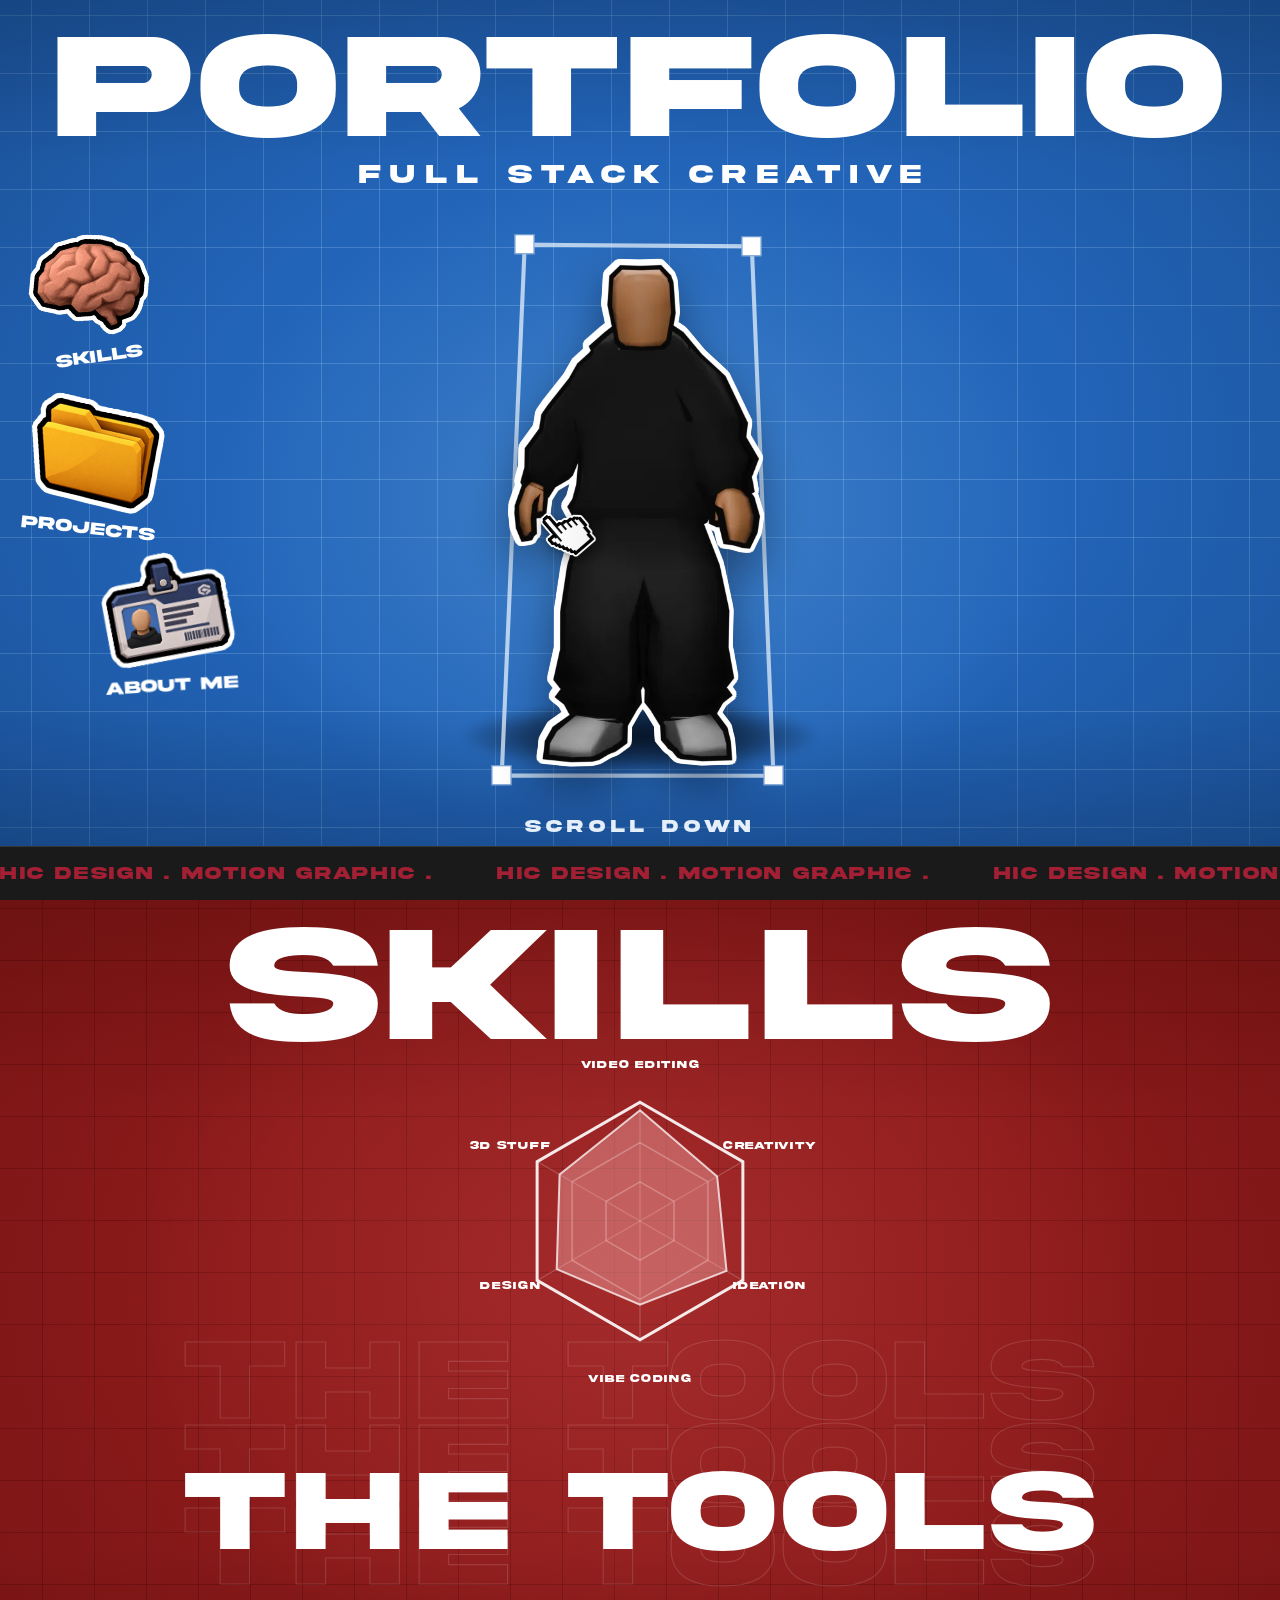
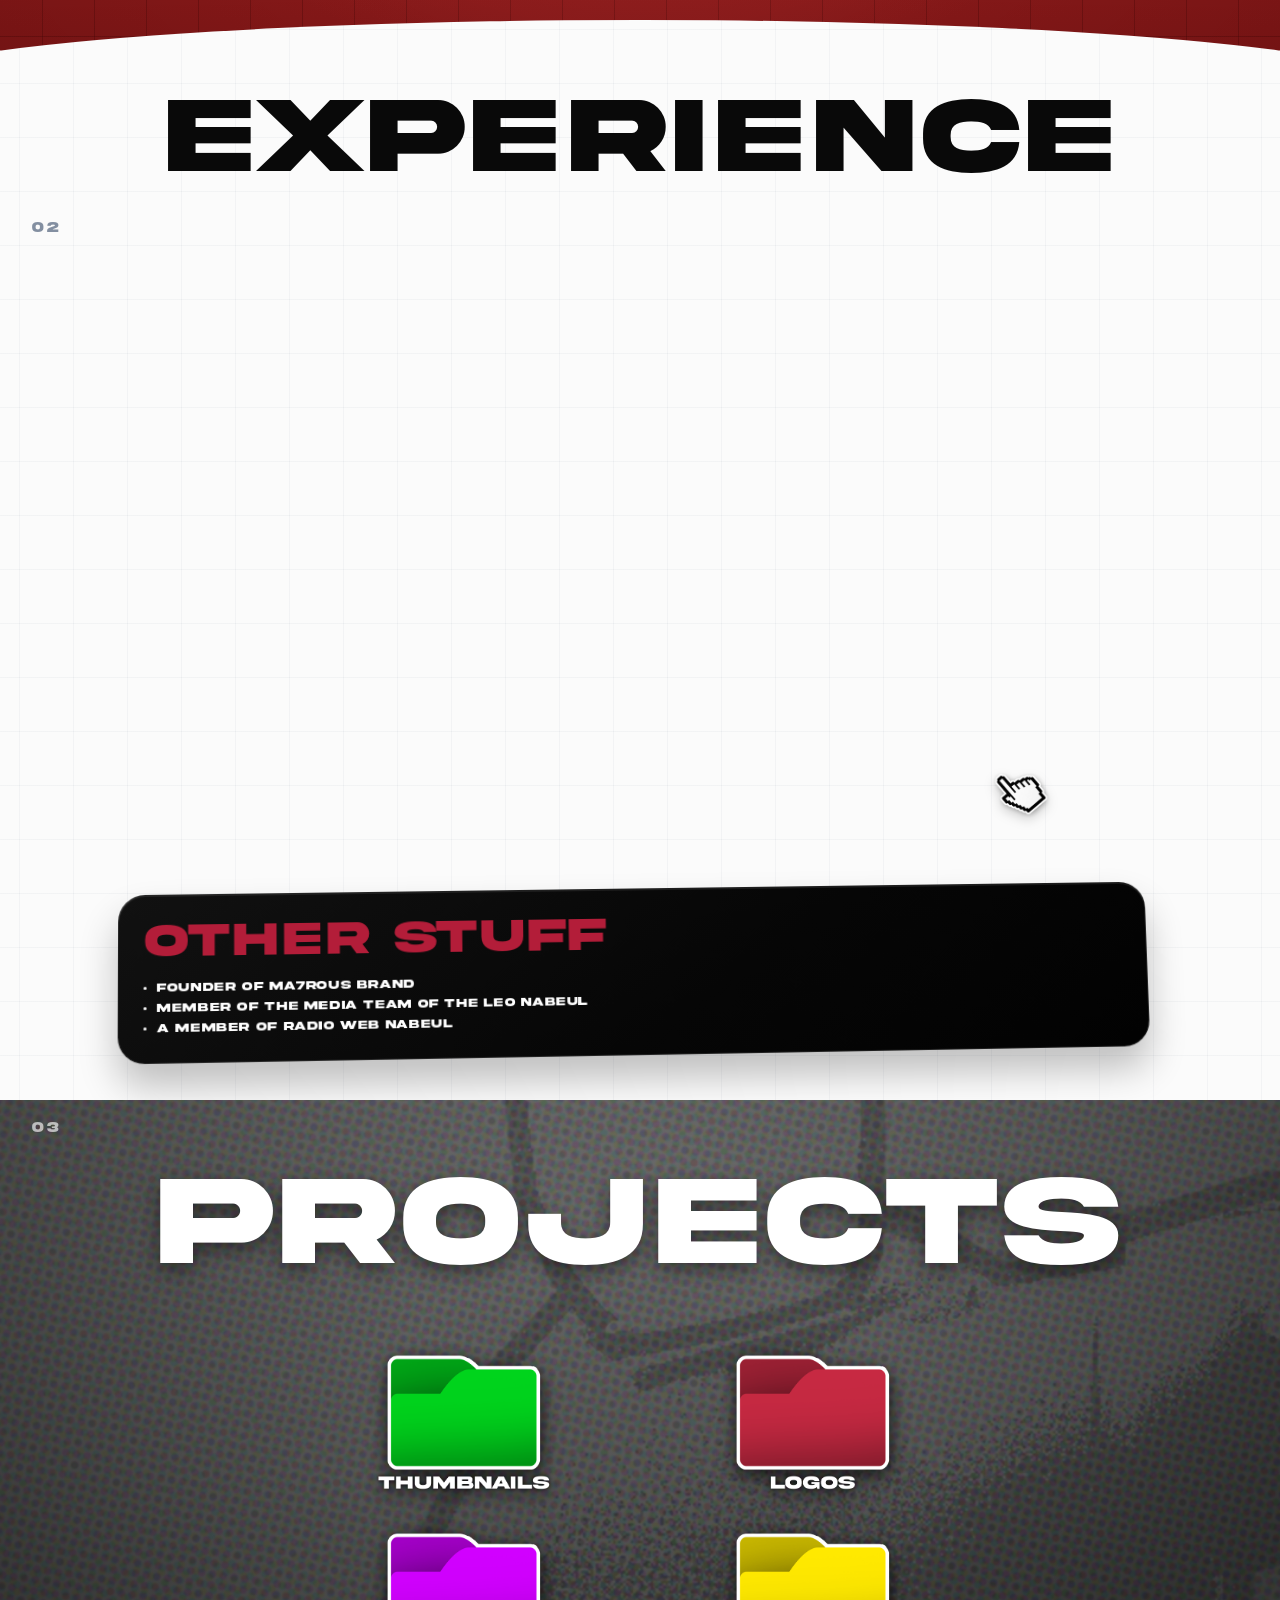
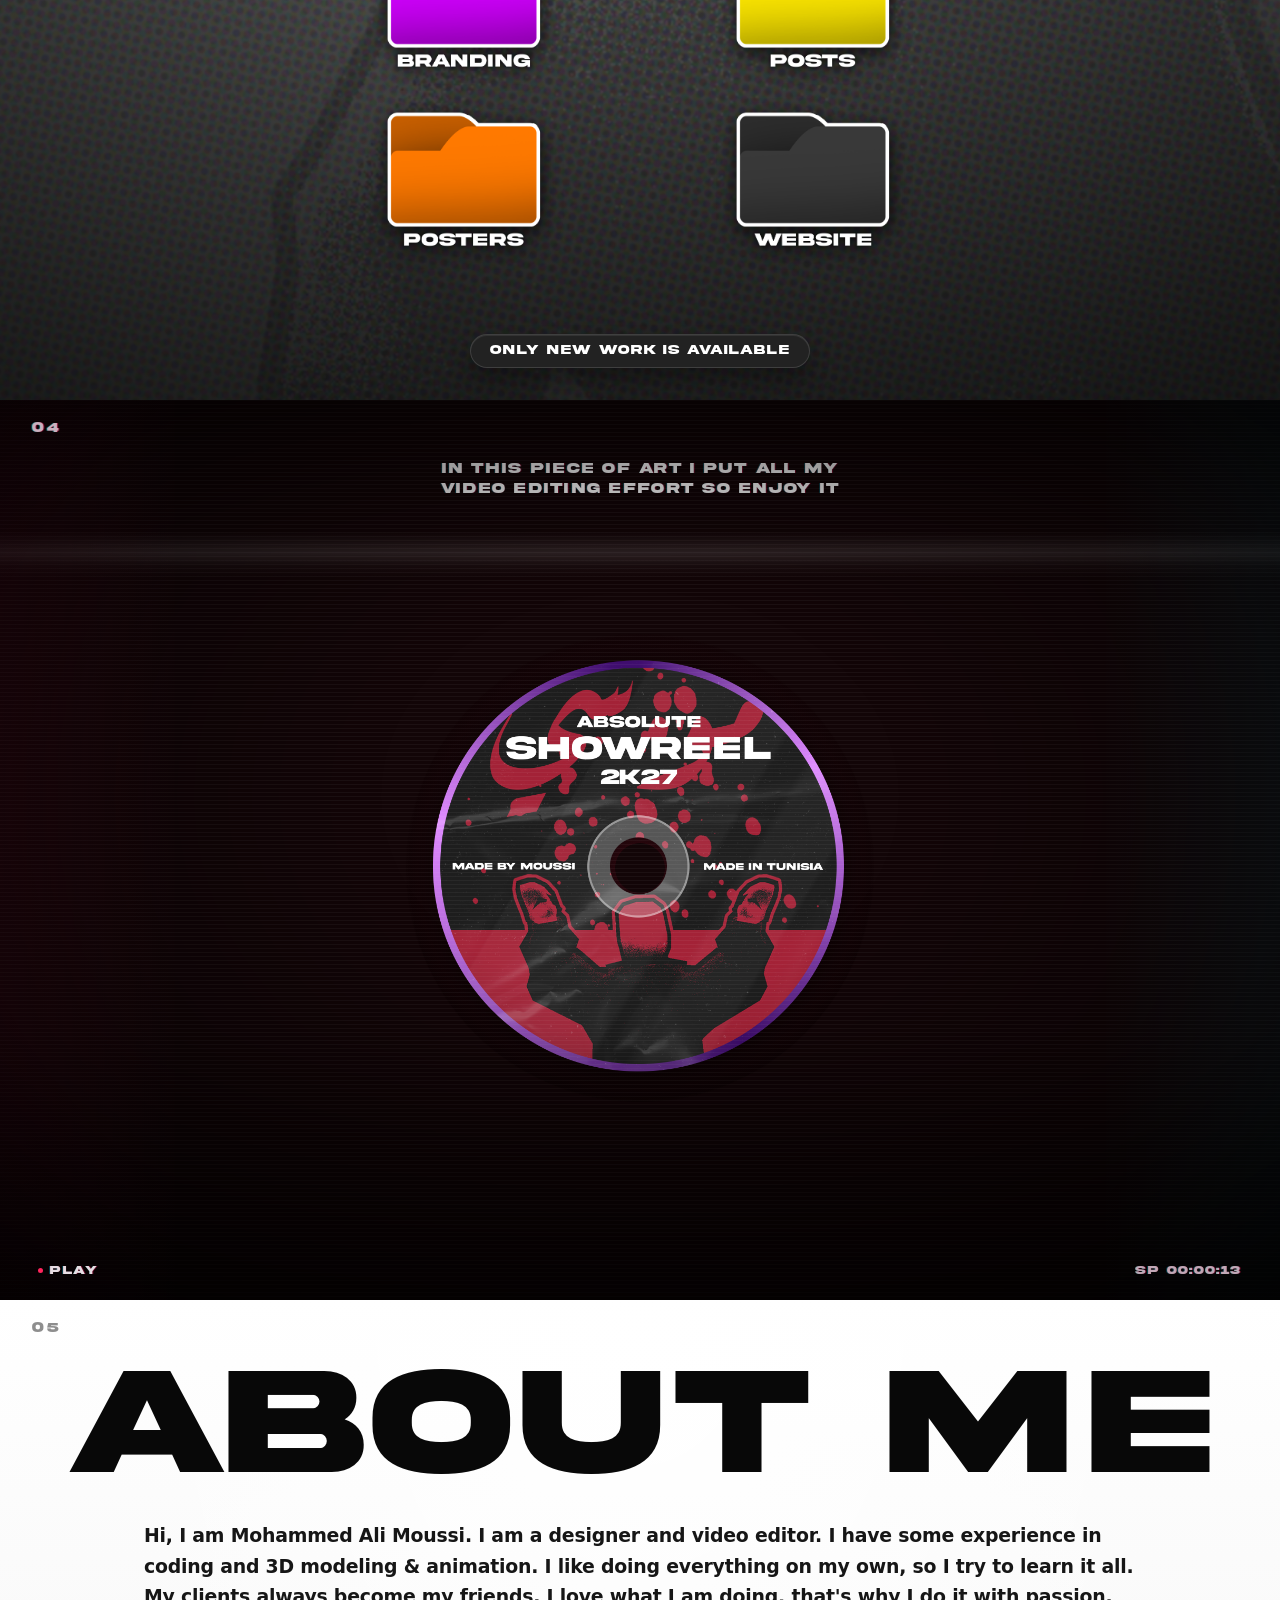
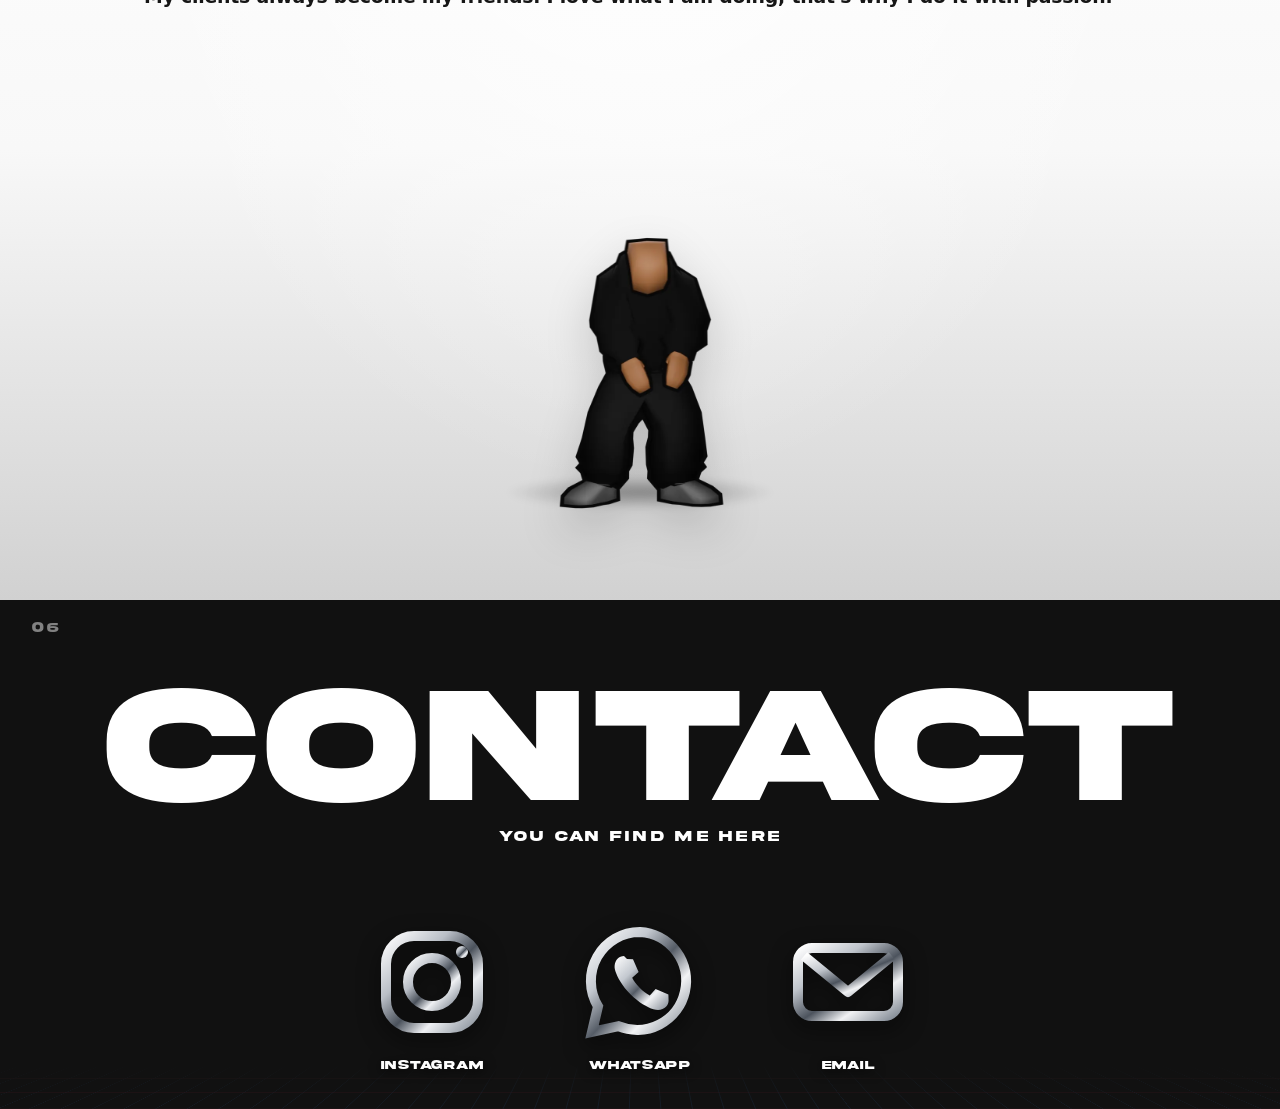
<file: index.html>
<!DOCTYPE html>
<html lang="en">
<head>
  <meta charset="UTF-8" />
  <meta name="viewport" content="width=device-width, initial-scale=1.0, viewport-fit=cover" />
  <meta name="theme-color" content="#2264b8" />
  <meta name="description" content="Portfolio of a full stack creative — design, motion and development." />
  <title>Portfolio — Full Stack Creative</title>
  <link rel="preload" as="image" href="animations/home.webp" />
  <script>document.documentElement.classList.add("js");</script>
  <link rel="stylesheet" href="styles.css" />
  <noscript>
    <style>
      .hero--icon-intro .sticker {
        opacity: 1;
        z-index: 4;
      }

      .hero--icon-intro {
        cursor: url("static model/hand-cursor.png") 4 3, auto !important;
      }

      .hero--icon-intro a,
      .hero--icon-intro button {
        cursor: url("static model/hand-cursor.png") 4 3, pointer !important;
      }
    </style>
  </noscript>
</head>
<body>
  <main>
    <section class="hero hero--icon-intro" id="home" aria-labelledby="hero-title">
      <header class="hero__header">
        <h1 class="hero__title" id="hero-title">Portfolio</h1>
        <p class="hero__subtitle">Full Stack Creative</p>
      </header>

      <div class="hero__character" aria-hidden="true">
        <div class="character__shadow"></div>
        <img
          class="character__image"
          src="animations/home.webp"
          alt=""
          width="800"
          height="1200"
          fetchpriority="high"
          decoding="async"
        />
        <div class="character-frame" aria-hidden="true">
          <svg class="character-frame__box" viewBox="0 0 100 100" preserveAspectRatio="none">
            <polygon class="character-frame__line" points="8,0 92,0 100,100 0,100" />
          </svg>
          <span class="character-frame__corner character-frame__corner--tl"></span>
          <span class="character-frame__corner character-frame__corner--tr"></span>
          <span class="character-frame__corner character-frame__corner--br"></span>
          <span class="character-frame__corner character-frame__corner--bl"></span>
        </div>
      </div>

      <nav class="hero__nav" aria-label="Portfolio sections">
        <a class="sticker sticker--skills" href="#skills" aria-label="Go to Skills">
          <span class="sticker__tilt">
            <img class="sticker__image" src="home icons/brain.webp" alt="" width="227" height="191" />
            <span class="sticker__label">Skills</span>
          </span>
        </a>

        <a class="sticker sticker--projects" href="#projects" aria-label="Go to Projects">
          <span class="sticker__tilt">
            <img class="sticker__image" src="home icons/folder.webp" alt="" width="206" height="174" />
            <span class="sticker__label">Projects</span>
          </span>
        </a>

        <a class="sticker sticker--about" href="#about" aria-label="Go to About Me">
          <span class="sticker__tilt">
            <img class="sticker__image" src="home icons/id.webp" alt="" width="226" height="195" />
            <span class="sticker__label">About Me</span>
          </span>
        </a>

        <a class="sticker sticker--experience" href="#experience" aria-label="Go to Experience">
          <span class="sticker__tilt">
            <img class="sticker__image" src="home icons/brief case.webp" alt="" width="219" height="181" />
            <span class="sticker__label">Experience</span>
          </span>
        </a>

        <a class="sticker sticker--showreel" href="#showreel" aria-label="Go to Showreel">
          <span class="sticker__tilt">
            <img class="sticker__image" src="home icons/cd.webp" alt="" width="229" height="209" />
            <span class="sticker__label">Showreel</span>
          </span>
        </a>

        <a class="sticker sticker--contact" href="#contact" aria-label="Go to Contact">
          <span class="sticker__tilt">
            <img class="sticker__image" src="home icons/phone.webp" alt="" width="164" height="234" />
            <span class="sticker__label">Contact</span>
          </span>
        </a>
      </nav>

      <img
        class="hero-drag-cursor"
        src="static model/hand.webp"
        alt=""
        width="267"
        height="219"
        aria-hidden="true"
        fetchpriority="high"
        decoding="async"
      />

      <a class="scroll-cue" href="#skills">
        <span>Scroll Down</span>
      </a>

      <footer class="hero__footer">
        <div class="marquee" aria-hidden="true">
          <div class="marquee__track">
            <div class="marquee__group">
              <span class="marquee__item">HIC Design . Motion Graphic .</span>
              <span class="marquee__item">HIC Design . Motion Graphic .</span>
              <span class="marquee__item">HIC Design . Motion Graphic .</span>
              <span class="marquee__item">HIC Design . Motion Graphic .</span>
              <span class="marquee__item">HIC Design . Motion Graphic .</span>
              <span class="marquee__item">HIC Design . Motion Graphic .</span>
              <span class="marquee__item">HIC Design . Motion Graphic .</span>
              <span class="marquee__item">HIC Design . Motion Graphic .</span>
            </div>
            <div class="marquee__group">
              <span class="marquee__item">HIC Design . Motion Graphic .</span>
              <span class="marquee__item">HIC Design . Motion Graphic .</span>
              <span class="marquee__item">HIC Design . Motion Graphic .</span>
              <span class="marquee__item">HIC Design . Motion Graphic .</span>
              <span class="marquee__item">HIC Design . Motion Graphic .</span>
              <span class="marquee__item">HIC Design . Motion Graphic .</span>
              <span class="marquee__item">HIC Design . Motion Graphic .</span>
              <span class="marquee__item">HIC Design . Motion Graphic .</span>
            </div>
          </div>
        </div>
      </footer>
    </section>

    <section class="skills" id="skills" aria-labelledby="skills-title">
      <h2 class="skills__heading" id="skills-title">Skills</h2>

      <div class="skills__radar" role="img" aria-label="Skills radar chart showing video editing, creativity, ideation, vibe coding, design and 3D.">
        <svg class="skills__radar-chart" viewBox="0 0 600 600" aria-hidden="true">
          <g class="skills__radar-grid">
            <polygon points="300,80 490.5,190 490.5,410 300,520 109.5,410 109.5,190" />
            <polygon points="300,154.8 425.8,227.4 425.8,372.6 300,445.2 174.2,372.6 174.2,227.4" />
            <polygon points="300,227.4 362.9,263.7 362.9,336.3 300,372.6 237.1,336.3 237.1,263.7" />
            <line x1="300" y1="300" x2="300" y2="80" />
            <line x1="300" y1="300" x2="490.5" y2="190" />
            <line x1="300" y1="300" x2="490.5" y2="410" />
            <line x1="300" y1="300" x2="300" y2="520" />
            <line x1="300" y1="300" x2="109.5" y2="410" />
            <line x1="300" y1="300" x2="109.5" y2="190" />
          </g>
          <polygon class="skills__radar-fill" points="300,95 442.9,217.5 460.2,392.5 300,455 145.8,389 151.1,214" />
        </svg>
        <span class="skills__radar-label skills__radar-label--top">Video Editing</span>
        <span class="skills__radar-label skills__radar-label--tr">Creativity</span>
        <span class="skills__radar-label skills__radar-label--br">Ideation</span>
        <span class="skills__radar-label skills__radar-label--bottom">Vibe Coding</span>
        <span class="skills__radar-label skills__radar-label--bl">Design</span>
        <span class="skills__radar-label skills__radar-label--tl">3D Stuff</span>
      </div>

      <div class="skills__tools">
        <div class="skills__tools-backdrop" aria-hidden="true">
          <span>The Tools</span>
          <span>The Tools</span>
          <span>The Tools</span>
        </div>
        <p class="skills__tools-main">The Tools</p>
      </div>

      <div class="skills__character" aria-hidden="true">
        <img
          class="skills__character-image"
          src="static model/handupp.webp"
          alt=""
          width="768"
          height="924"
          loading="lazy"
          decoding="async"
        />
      </div>

      <div class="skills__curve" aria-hidden="true"></div>
      <span class="skills__experience" aria-hidden="true">Experience</span>
    </section>

    <section class="experience" id="experience" aria-labelledby="experience-title">
      <h2 class="sr-only" id="experience-title">Experience</h2>
      <span class="page-tag experience__tag" aria-hidden="true">02</span>

      <div class="experience__stage">
        <div class="experience__character" aria-hidden="true">
          <img
            src="static model/cards.webp"
            alt=""
            width="948"
            height="2016"
            loading="lazy"
            decoding="async"
          />
        </div>

        <article class="exp-card exp-card--bardo exp-card--art">
          <h3 class="sr-only">Bardo</h3>
          <img
            src="static model/card-bardo.webp"
            alt="Marketing agency since 2022. Position: Co founder, social media, brand designer, animation and motion graphic, ideation and script writing."
            width="720"
            height="520"
            loading="lazy"
            decoding="async"
          />
        </article>

        <article class="exp-card exp-card--aaber exp-card--art">
          <h3 class="sr-only">Aaber Sabeel</h3>
          <img
            src="static model/aaber-sabeel.webp"
            alt="Clothing brand since 2025. Position: Co founder, product, social media designer, ideation, branding."
            width="720"
            height="520"
            loading="lazy"
            decoding="async"
          />
        </article>

        <article class="exp-card exp-card--other">
          <h3>Other Stuff</h3>
          <ul class="exp-card__list">
            <li>Founder of MA7ROUS brand</li>
            <li>Member of the media team of the LEO Nabeul</li>
            <li>A member of Radio Web Nabeul</li>
          </ul>
        </article>

        <img
          class="experience__cursor"
          src="static model/hand.webp"
          alt=""
          width="267"
          height="219"
          aria-hidden="true"
          loading="lazy"
          decoding="async"
        />
      </div>
    </section>

    <section class="projects" id="projects" aria-labelledby="projects-title">
      <span class="page-tag projects__tag" aria-hidden="true">03</span>
      <div class="projects__faller" aria-hidden="true">
        <img src="animations/fall-fast.webp" alt="" width="800" height="1200" loading="eager" decoding="async" />
      </div>
      <h2 class="projects__title" id="projects-title">Projects</h2>

      <div class="projects__grid">
        <div class="project-folder">
          <img src="folders/1.webp" alt="Thumbnails folder" width="487" height="400" loading="lazy" decoding="async" />
        </div>
        <div class="project-folder">
          <img src="folders/2.webp" alt="Logos folder" width="487" height="400" loading="lazy" decoding="async" />
        </div>
        <div class="project-folder">
          <img src="folders/3.webp" alt="Branding folder" width="487" height="400" loading="lazy" decoding="async" />
        </div>
        <div class="project-folder">
          <img src="folders/4.webp" alt="Posts folder" width="487" height="400" loading="lazy" decoding="async" />
        </div>
        <div class="project-folder">
          <img src="folders/5.webp" alt="Posters folder" width="487" height="400" loading="lazy" decoding="async" />
        </div>
        <div class="project-folder">
          <img src="folders/6.webp" alt="Website folder" width="487" height="400" loading="lazy" decoding="async" />
        </div>
      </div>

      <p class="projects__note">Only new work is available</p>
    </section>

    <section class="showreel" id="showreel" aria-labelledby="showreel-title">
      <h2 class="sr-only" id="showreel-title">Showreel</h2>
      <span class="page-tag showreel__tag" aria-hidden="true">04</span>
      <p class="showreel__intro">In this piece of art I put all my video editing effort so enjoy it</p>

      <div class="showreel__hud" aria-hidden="true">
        <span class="showreel__hud-play">Play</span>
        <span class="showreel__hud-time" data-showreel-time>SP 00:00:00</span>
      </div>

      <button class="showreel__disc-button" type="button" aria-label="Play showreel">
        <span class="showreel__disc" aria-hidden="true">
          <span class="showreel__disc-art">
            <img src="static model/cd.webp" alt="" width="888" height="888" loading="lazy" decoding="async" />
          </span>
        </span>
      </button>

      <dialog class="showreel__modal" data-video-src="" aria-label="Showreel video player">
        <div class="showreel__modal-panel">
          <button class="showreel__close" type="button" aria-label="Close showreel">&times;</button>
          <video class="showreel__video" controls playsinline preload="metadata"></video>
          <p class="showreel__video-fallback">Showreel video coming soon</p>
        </div>
      </dialog>
    </section>

    <section class="about" id="about" aria-labelledby="about-title">
      <span class="page-tag about__tag" aria-hidden="true">05</span>
      <header class="about__header">
        <h2 class="about__title" id="about-title">About Me</h2>
      </header>

      <div class="about__copy">
        <p>Hi, I am Mohammed Ali Moussi. I am a designer and video editor. I have some experience in coding and 3D modeling &amp; animation. I like doing everything on my own, so I try to learn it all. My clients always become my friends. I love what I am doing, that's why I do it with passion.</p>
      </div>

      <div class="about__character" aria-hidden="true">
        <span class="about__shadow"></span>
        <img
          src="animations/about-start.webp"
          data-animation-src="animations/about.webp"
          alt=""
          width="800"
          height="1200"
          loading="lazy"
          decoding="async"
        />
      </div>
      <img
        class="about__truck"
        src="static model/truck.png"
        alt=""
        width="2048"
        height="768"
        aria-hidden="true"
        loading="lazy"
        decoding="async"
      />
    </section>

    <section class="contact" id="contact" aria-labelledby="contact-title">
      <span class="page-tag contact__tag" aria-hidden="true">06</span>
      <header class="contact__header">
        <h2 class="contact__title" id="contact-title">Contact</h2>
        <p class="contact__subtitle">You can find me here</p>
      </header>

      <div class="contact__links">
        <a class="contact__link" href="https://www.instagram.com/" target="_blank" rel="noreferrer noopener">
          <span class="contact__icon">
            <svg viewBox="0 0 64 64" aria-hidden="true">
              <defs>
                <linearGradient id="chrome-instagram" x1="0" y1="0" x2="1" y2="1">
                  <stop offset="0" stop-color="#ffffff" />
                  <stop offset="0.32" stop-color="#b9bec6" />
                  <stop offset="0.54" stop-color="#4b525c" />
                  <stop offset="0.72" stop-color="#eef0f3" />
                  <stop offset="1" stop-color="#858d97" />
                </linearGradient>
              </defs>
              <rect x="9" y="9" width="46" height="46" rx="14" fill="none" stroke="url(#chrome-instagram)" stroke-width="5" />
              <circle cx="32" cy="32" r="12" fill="none" stroke="url(#chrome-instagram)" stroke-width="5" />
              <circle cx="47" cy="17" r="3" fill="url(#chrome-instagram)" />
            </svg>
          </span>
          <span class="contact__label">Instagram</span>
        </a>

        <a class="contact__link" href="https://wa.me/" target="_blank" rel="noreferrer noopener">
          <span class="contact__icon">
            <svg viewBox="0 0 64 64" aria-hidden="true">
              <defs>
                <linearGradient id="chrome-whatsapp" x1="0" y1="0" x2="1" y2="1">
                  <stop offset="0" stop-color="#ffffff" />
                  <stop offset="0.3" stop-color="#c3c8cf" />
                  <stop offset="0.52" stop-color="#555c66" />
                  <stop offset="0.72" stop-color="#f2f3f5" />
                  <stop offset="1" stop-color="#7f8791" />
                </linearGradient>
              </defs>
              <path d="M32 7a24.5 24.5 0 0 0-21 37.2L8 57l13.2-2.9A24.5 24.5 0 1 0 32 7Z" fill="none" stroke="url(#chrome-whatsapp)" stroke-width="5" />
              <path d="M24 19c-1.2 0-2.4.5-3.1 1.3-1.3 1.4-2.1 3.5-1.2 6.3 1 3 3.3 7.3 7.5 11.5 4.2 4.2 8.5 6.5 11.5 7.5 2.8.9 4.9.1 6.3-1.2.8-.7 1.3-1.9 1.3-3.1l-.1-3-6.4-2.8-2.9 3.2c-3.2-1.5-7.3-5.6-8.8-8.8l3.2-2.9-2.8-6.4-3-.1Z" fill="url(#chrome-whatsapp)" />
            </svg>
          </span>
          <span class="contact__label">WhatsApp</span>
        </a>

        <a class="contact__link" href="mailto:">
          <span class="contact__icon">
            <svg viewBox="0 0 64 64" aria-hidden="true">
              <defs>
                <linearGradient id="chrome-email" x1="0" y1="0" x2="1" y2="1">
                  <stop offset="0" stop-color="#ffffff" />
                  <stop offset="0.3" stop-color="#bfc4cb" />
                  <stop offset="0.55" stop-color="#4c535d" />
                  <stop offset="0.74" stop-color="#f0f1f3" />
                  <stop offset="1" stop-color="#858d97" />
                </linearGradient>
              </defs>
              <rect x="7" y="15" width="50" height="34" rx="7" fill="none" stroke="url(#chrome-email)" stroke-width="5" />
              <path d="m10 19 22 18 22-18" fill="none" stroke="url(#chrome-email)" stroke-width="5" stroke-linejoin="round" />
            </svg>
          </span>
          <span class="contact__label">Email</span>
        </a>
      </div>
    </section>
  </main>

  <script>
    (() => {
      const hero = document.querySelector(".hero");
      const frame = document.querySelector(".character-frame");
      const line = document.querySelector(".character-frame__line");
      const nodes = {
        tl: document.querySelector(".character-frame__corner--tl"),
        tr: document.querySelector(".character-frame__corner--tr"),
        br: document.querySelector(".character-frame__corner--br"),
        bl: document.querySelector(".character-frame__corner--bl"),
      };

      if (!frame || !line || Object.values(nodes).some((node) => !node)) return;

      const points = [
        { node: nodes.tl, bx: 8, by: 0, x: 0, y: 0, tx: 0, ty: 0, next: 0 },
        { node: nodes.tr, bx: 92, by: 0, x: 0, y: 0, tx: 0, ty: 0, next: 0 },
        { node: nodes.br, bx: 100, by: 100, x: 0, y: 0, tx: 0, ty: 0, next: 0 },
        { node: nodes.bl, bx: 0, by: 100, x: 0, y: 0, tx: 0, ty: 0, next: 0 },
      ];

      const reduce = window.matchMedia("(prefers-reduced-motion: reduce)");
      const maxOffset = 4.5;
      let moving = !reduce.matches;
      let pointer = null;
      let raf = 0;

      const random = (amount) => (Math.random() * 2 - 1) * amount;

      const retarget = (point) => {
        point.tx = random(maxOffset);
        point.ty = random(maxOffset);
        point.next = performance.now() + 650 + Math.random() * 1400;
      };

      const draw = (now) => {
        const width = frame.clientWidth || 1;
        const height = frame.clientHeight || 1;
        const coords = [];
        let followed = null;
        let pointerX = 0;
        let pointerY = 0;

        if (pointer) {
          const rect = frame.getBoundingClientRect();
          pointerX = pointer.clientX - rect.left;
          pointerY = pointer.clientY - rect.top;
          let nearest = Infinity;

          for (const point of points) {
            const baseX = (point.bx / 100) * width;
            const baseY = (point.by / 100) * height;
            const distance = Math.hypot(pointerX - baseX, pointerY - baseY);
            if (distance < nearest) {
              nearest = distance;
              followed = point;
            }
          }

          const radius = Math.max(160, Math.min(280, Math.min(width, height) * 0.75));
          if (nearest > radius) followed = null;
        }

        for (const point of points) {
          if (moving) {
            if (point === followed) {
              const baseX = (point.bx / 100) * width;
              const baseY = (point.by / 100) * height;
              let dx = pointerX - baseX;
              let dy = pointerY - baseY;
              const maxFollow = Math.min(120, Math.min(width, height) * 0.55);
              const distance = Math.hypot(dx, dy);

              if (distance > maxFollow) {
                dx *= maxFollow / distance;
                dy *= maxFollow / distance;
              }

              point.following = true;
              point.tx = dx;
              point.ty = dy;
            } else {
              if (point.following) {
                point.following = false;
                point.next = now;
              }
              if (now >= point.next) retarget(point);
            }

            const speed = point === followed ? 0.18 : 0.065;
            point.x += (point.tx - point.x) * speed;
            point.y += (point.ty - point.y) * speed;
          } else {
            point.x = 0;
            point.y = 0;
          }

          const x = point.bx + (point.x / width) * 100;
          const y = point.by + (point.y / height) * 100;
          point.node.style.left = `${x}%`;
          point.node.style.top = `${y}%`;
          coords.push(`${x},${y}`);
        }

        line.setAttribute("points", coords.join(" "));
        if (moving) raf = requestAnimationFrame(draw);
      };

      for (const point of points) {
        point.next = performance.now() + Math.random() * 900;
      }

      draw(performance.now());

      if (hero) {
        hero.addEventListener(
          "pointermove",
          (event) => {
            pointer = { clientX: event.clientX, clientY: event.clientY };
          },
          { passive: true }
        );
        hero.addEventListener("pointerleave", () => {
          pointer = null;
        });
      }

      reduce.addEventListener("change", (event) => {
        moving = !event.matches;
        if (event.matches) pointer = null;
        cancelAnimationFrame(raf);
        draw(performance.now());
      });
    })();
  </script>

  <script>
    (() => {
      const hero = document.querySelector(".hero--icon-intro");
      if (!hero) return;

      const character = hero.querySelector(".hero__character");
      const nav = hero.querySelector(".hero__nav");
      const cursor = hero.querySelector(".hero-drag-cursor");
      if (!character || !nav || !cursor) return;

      const stickers = [...nav.querySelectorAll(".sticker")];
      if (!stickers.length) return;

      const reduce = window.matchMedia("(prefers-reduced-motion: reduce)");
      const wait = (duration) => new Promise((resolve) => setTimeout(resolve, duration));
      let running = true;
      let cursorRaf = 0;
      let dragTarget = null;
      let cursorX = 0;
      let cursorY = 0;
      let cursorTilt = 0;

      const haltCursor = () => {
        cancelAnimationFrame(cursorRaf);
        dragTarget = null;
      };

      const stopCursor = () => {
        haltCursor();
        cursorTilt = 0;
        cursor.classList.remove("is-active");
      };

      const finish = () => {
        running = false;
        stopCursor();
        nav.inert = false;
        cursor.style.visibility = "hidden";

        for (const animation of cursor.getAnimations()) animation.cancel();

        for (const sticker of stickers) {
          for (const animation of sticker.getAnimations()) animation.cancel();
          sticker.style.removeProperty("transform");
          sticker.style.removeProperty("opacity");
          sticker.style.removeProperty("z-index");
        }

        hero.classList.remove("hero--icon-intro");
      };

      if (reduce.matches || typeof stickers[0].animate !== "function") {
        finish();
        return;
      }

      nav.inert = true;

      const getDragData = (sticker, index) => {
        const characterRect = character.getBoundingClientRect();
        const rect = sticker.getBoundingClientRect();
        const angle = (index / stickers.length) * Math.PI * 2 + Math.PI / 6;
        const spreadX = Math.min(characterRect.width * 0.16, 92);
        const spreadY = Math.min(characterRect.height * 0.12, 74);
        const startX = characterRect.left + characterRect.width / 2 + Math.cos(angle) * spreadX;
        const startY = characterRect.top + characterRect.height * 0.47 + Math.sin(angle) * spreadY;
        const centerX = rect.left + rect.width / 2;
        const centerY = rect.top + rect.height / 2;
        const dx = startX - centerX;
        const dy = startY - centerY;
        const distance = Math.hypot(dx, dy) || 1;
        const normalX = -dy / distance;
        const normalY = dx / distance;

        return {
          index,
          startX,
          startY,
          dx,
          dy,
          distance,
          normalX,
          normalY,
          bend: (index % 2 ? 1 : -1) * Math.min(120, distance * 0.18),
          startRotate: dx > 0 ? 24 : -24,
          duration: 230 + Math.min(70, distance * 0.04),
        };
      };

      const followCursor = () => {
        if (!dragTarget) return;

        const rect = dragTarget.getBoundingClientRect();
        const heroRect = hero.getBoundingClientRect();
        const targetX = rect.left + rect.width / 2 - heroRect.left;
        const targetY = rect.top + rect.height / 2 - heroRect.top;
        const dx = targetX - cursorX;
        cursorX += dx * 0.6;
        cursorY += (targetY - cursorY) * 0.6;
        cursorTilt = Math.max(-12, Math.min(12, dx * 0.5));

        cursor.style.transform = `translate3d(${cursorX}px, ${cursorY}px, 0) translate(-50%, -50%) rotate(${cursorTilt}deg)`;
        cursorRaf = requestAnimationFrame(followCursor);
      };

      const grab = (sticker, startX, startY) => {
        const heroRect = hero.getBoundingClientRect();
        cursorX = startX - heroRect.left;
        cursorY = startY - heroRect.top;
        cursorTilt = 0;
        cursor.style.visibility = "visible";
        cursor.style.transform = `translate3d(${cursorX}px, ${cursorY}px, 0) translate(-50%, -50%)`;
        cursor.classList.add("is-active");
        dragTarget = sticker;
        cancelAnimationFrame(cursorRaf);
        cursorRaf = requestAnimationFrame(followCursor);
      };

      const dragSticker = async (sticker, index) => {
        const data = getDragData(sticker, index);
        const { dx, dy, normalX, normalY, bend, startRotate, duration, startX, startY } = data;
        const control1X = dx * 0.62 + normalX * bend;
        const control1Y = dy * 0.62 + normalY * bend;
        const control2X = dx * 0.16 - normalX * bend * 0.6;
        const control2Y = dy * 0.16 - normalY * bend * 0.6;
        const frames = [0, 0.14, 0.32, 0.52, 0.72, 0.88, 1].map((t) => {
          const rest = 1 - t;
          const x =
            rest * rest * rest * dx +
            3 * rest * rest * t * control1X +
            3 * rest * t * t * control2X;
          const y =
            rest * rest * rest * dy +
            3 * rest * rest * t * control1Y +
            3 * rest * t * t * control2Y;
          const rotation =
            startRotate * rest * (1 - 0.22 * Math.sin(Math.PI * t)) +
            Math.sin(t * Math.PI * 2) * 3;

          return {
            transform: `translate3d(${x}px, ${y}px, 0) rotate(${rotation}deg)`,
            opacity: Math.min(1, t / 0.12),
            offset: t,
          };
        });

        sticker.style.zIndex = "1";
        sticker.style.opacity = "0";
        sticker.style.transform = `translate3d(${dx}px, ${dy}px, 0) rotate(${startRotate}deg)`;
        grab(sticker, startX, startY);
        await wait(30);
        if (!running) return;

        const animation = sticker.animate(frames, {
          duration,
          easing: "cubic-bezier(0.18, 0.72, 0.2, 1)",
          fill: "both",
        });

        try {
          await animation.finished;
        } catch {
          return;
        }

        sticker.style.transform = "translate3d(0, 0, 0) rotate(0deg)";
        sticker.style.opacity = "1";
        sticker.style.zIndex = "4";
        animation.cancel();
        sticker.style.removeProperty("transform");
        await wait(30);
        haltCursor();
      };

      const returnCursor = async (data) => {
        const heroRect = hero.getBoundingClientRect();
        const toX = data.startX - heroRect.left;
        const toY = data.startY - heroRect.top;
        const fromX = cursorX;
        const fromY = cursorY;
        const dx = toX - fromX;
        const dy = toY - fromY;
        const distance = Math.hypot(dx, dy) || 1;
        const normalX = -dy / distance;
        const normalY = dx / distance;
        const bend = (data.index % 2 ? 1 : -1) * Math.min(110, distance * 0.16);
        const controlX = (fromX + toX) / 2 + normalX * bend;
        const controlY = (fromY + toY) / 2 + normalY * bend;
        const frames = [0, 0.22, 0.46, 0.7, 0.88, 1].map((t) => {
          const rest = 1 - t;
          const x = rest * rest * fromX + 2 * rest * t * controlX + t * t * toX;
          const y = rest * rest * fromY + 2 * rest * t * controlY + t * t * toY;
          const tangentX = 2 * rest * (controlX - fromX) + 2 * t * (toX - controlX);
          const tangentY = 2 * rest * (controlY - fromY) + 2 * t * (toY - controlY);
          const tangentAngle = (Math.atan2(tangentY, tangentX) * 180) / Math.PI;
          const rotation =
            t === 0
              ? cursorTilt
              : t === 1
                ? 0
                : Math.max(-14, Math.min(14, tangentAngle * 0.22)) +
                  Math.sin(t * Math.PI) * -6;

          return {
            transform: `translate3d(${x}px, ${y}px, 0) translate(-50%, -50%) rotate(${rotation}deg)`,
            offset: t,
          };
        });
        const animation = cursor.animate(frames, {
          duration: 150 + Math.min(70, distance * 0.06),
          easing: "cubic-bezier(0.22, 0.7, 0.25, 1)",
          fill: "both",
        });

        try {
          await animation.finished;
        } catch {
          return false;
        }

        cursorX = toX;
        cursorY = toY;
        cursorTilt = 0;
        cursor.style.transform = `translate3d(${toX}px, ${toY}px, 0) translate(-50%, -50%) rotate(0deg)`;
        animation.cancel();
        await wait(10);
        return running;
      };

      const run = async () => {
        await wait(80);

        for (let index = 0; index < stickers.length; index += 1) {
          if (!running) return;
          await dragSticker(stickers[index], index);
          if (!running) return;

          if (index < stickers.length - 1) {
            const returned = await returnCursor(getDragData(stickers[index + 1], index + 1));
            if (!returned) return;
          } else {
            await wait(40);
          }
        }

        if (running) finish();
      };

      reduce.addEventListener("change", (event) => {
        if (event.matches) finish();
      });

      requestAnimationFrame(() => {
        run().catch(finish);
      });
    })();
  </script>

  <script>
    (() => {
      const section = document.querySelector(".skills");
      if (!section) return;

      const backdrop = section.querySelector(".skills__tools-backdrop");
      const reduce = window.matchMedia("(prefers-reduced-motion: reduce)");
      let ticking = false;

      const reveal = new IntersectionObserver(
        (entries) => {
          for (const entry of entries) {
            if (entry.isIntersecting) section.classList.add("is-visible");
          }
        },
        { threshold: 0.35 }
      );

      reveal.observe(section);

      const updateParallax = () => {
        ticking = false;
        if (!backdrop) return;

        if (reduce.matches) {
          backdrop.style.removeProperty("--skills-parallax");
          return;
        }

        const rect = section.getBoundingClientRect();
        const offset = Math.max(-48, Math.min(48, -rect.top * 0.12));
        backdrop.style.setProperty("--skills-parallax", `${offset}px`);
      };

      const scheduleParallax = () => {
        if (ticking) return;
        ticking = true;
        requestAnimationFrame(updateParallax);
      };

      window.addEventListener("scroll", scheduleParallax, { passive: true });
      window.addEventListener("resize", scheduleParallax);
      reduce.addEventListener("change", scheduleParallax);
      updateParallax();
    })();
  </script>

  <script>
    (() => {
      const dialog = document.querySelector(".showreel__modal");
      if (!dialog) return;

      const video = dialog.querySelector(".showreel__video");
      const openers = document.querySelectorAll(".showreel__disc-button");
      const closeButton = dialog.querySelector(".showreel__close");
      const source = (dialog.dataset.videoSrc || "").trim();
      const timecode = document.querySelector("[data-showreel-time]");
      const discButton = document.querySelector(".showreel__disc-button");
      const disc = discButton?.querySelector(".showreel__disc");

      if (timecode) {
        let seconds = 0;
        const pad = (value) => String(value).padStart(2, "0");

        const renderTimecode = () => {
          const hours = Math.floor(seconds / 3600) % 24;
          const minutes = Math.floor(seconds / 60) % 60;
          timecode.textContent = `SP ${pad(hours)}:${pad(minutes)}:${pad(seconds % 60)}`;
        };

        renderTimecode();
        window.setInterval(() => {
          seconds = (seconds + 1) % 86400;
          renderTimecode();
        }, 1000);
      }

      if (discButton && disc) {
        const reduce = window.matchMedia("(prefers-reduced-motion: reduce)");
        let rate = 1;
        let targetRate = 1;
        let rateFrame = 0;

        const getSpin = () =>
          disc
            .getAnimations()
            .find((animation) => animation.animationName === "disc-spin");

        const easeRate = () => {
          const spin = getSpin();
          if (!spin || reduce.matches) {
            rateFrame = 0;
            return;
          }

          rate += (targetRate - rate) * 0.08;
          if (Math.abs(targetRate - rate) < 0.005) rate = targetRate;
          spin.playbackRate = rate;

          if (rate !== targetRate) rateFrame = requestAnimationFrame(easeRate);
          else rateFrame = 0;
        };

        const setRate = (value) => {
          targetRate = value;
          if (!rateFrame) rateFrame = requestAnimationFrame(easeRate);
        };

        discButton.addEventListener("pointerenter", () => setRate(0.28));
        discButton.addEventListener("pointerleave", () => setRate(1));
        discButton.addEventListener("focus", () => setRate(0.28));
        discButton.addEventListener("blur", () => setRate(1));
      }

      if (source && video) {
        video.src = source;
        dialog.dataset.hasVideo = "true";
      }

      const openModal = () => {
        if (dialog.open) return;
        dialog.showModal();
        document.documentElement.classList.add("modal-open");
        if (video && source) {
          video.currentTime = 0;
          video.play().catch(() => {});
        }
      };

      const closeModal = () => {
        if (dialog.open) dialog.close();
      };

      openers.forEach((button) => button.addEventListener("click", openModal));
      if (closeButton) closeButton.addEventListener("click", closeModal);

      dialog.addEventListener("click", (event) => {
        if (event.target === dialog) closeModal();
      });

      dialog.addEventListener("close", () => {
        document.documentElement.classList.remove("modal-open");
        if (video) video.pause();
      });
    })();
  </script>

  <script>
    (() => {
      const section = document.querySelector(".about");
      const image = section?.querySelector(".about__character img");
      const character = section?.querySelector(".about__character");
      const truck = section?.querySelector(".about__truck");
      if (!section || !image || !character || !truck) return;

      const source = image.dataset.animationSrc;
      if (!source) return;

      let started = false;

      const play = () => {
        if (started) return;
        started = true;
        const separator = source.includes("?") ? "&" : "?";
        image.src = `${source}${separator}play=${Date.now()}`;

        if (!window.matchMedia("(prefers-reduced-motion: reduce)").matches) {
          window.setTimeout(() => section.classList.add("is-hit"), 10000);
        }
      };

      if (!("IntersectionObserver" in window)) {
        play();
        return;
      }

      const observer = new IntersectionObserver(
        (entries) => {
          if (!entries.some((entry) => entry.isIntersecting)) return;
          observer.disconnect();
          play();
        },
        { threshold: 0.35 }
      );

      observer.observe(character);
    })();
  </script>

  <script>
    (() => {
      const section = document.querySelector(".experience");
      const card = section?.querySelector(".exp-card--other");
      if (!section || !card) return;

      const update = () => {
        const sectionRect = section.getBoundingClientRect();
        const cardRect = card.getBoundingClientRect();
        const clearance = Math.max(0, sectionRect.bottom - cardRect.top);
        section.style.setProperty("--exp-other-clearance", `${clearance}px`);
      };

      update();
      window.addEventListener("resize", update);

      if ("ResizeObserver" in window) {
        const observer = new ResizeObserver(update);
        observer.observe(section);
        observer.observe(card);
      }
    })();
  </script>

  <script>
    (() => {
      const section = document.querySelector("#projects");
      const faller = section?.querySelector(".projects__faller");
      if (!section || !faller) return;

      if (!("IntersectionObserver" in window) || window.matchMedia("(prefers-reduced-motion: reduce)").matches) {
        faller.remove();
        return;
      }

      section.addEventListener("animationend", (event) => {
        if (event.animationName === "projects-shake") {
          section.classList.remove("is-shaking");
        }
      });

      const observer = new IntersectionObserver(
        (entries) => {
          if (!entries.some((entry) => entry.isIntersecting)) return;
          section.style.setProperty("--fall-duration", `${window.innerHeight * 0.002}s`);
          faller.addEventListener(
            "animationend",
            (event) => {
              if (event.animationName !== "projects-fall") return;
              section.classList.add("is-shaking");
              faller.remove();
            },
            { once: true }
          );
          section.classList.add("is-falling");
          observer.disconnect();
        },
        { threshold: 0 }
      );

      observer.observe(section);
    })();
  </script>

  <script>
    (() => {
      const sections = [...document.querySelectorAll("main > section:not(#home)")];
      if (!sections.length) return;

      const textSelector =
        ":is(h2, h3, p, li, .page-tag, .skills__radar-label, .skills__experience, .contact__label)";
      const textTargets = sections.flatMap((section) =>
        [...section.querySelectorAll(textSelector)].filter(
          (element) => !element.closest("dialog") && !element.classList.contains("sr-only")
        )
      );
      const revealTargets = [...textTargets, ...document.querySelectorAll(".skills__character")];
      const order = new Map(revealTargets.map((element, index) => [element, index]));
      const reduce = window.matchMedia("(prefers-reduced-motion: reduce)");

      if (reduce.matches || !("IntersectionObserver" in window)) {
        for (const section of sections) section.classList.add("is-revealed");
        for (const element of revealTargets) element.classList.add("is-inview");
        return;
      }

      const sectionObserver = new IntersectionObserver(
        (entries) => {
          for (const entry of entries) {
            if (!entry.isIntersecting) continue;
            entry.target.classList.add("is-revealed");
            sectionObserver.unobserve(entry.target);
          }
        },
        { threshold: 0.16 }
      );

      const itemObserver = new IntersectionObserver(
        (entries) => {
          const visible = entries
            .filter((entry) => entry.isIntersecting)
            .sort((a, b) => order.get(a.target) - order.get(b.target));

          visible.forEach((entry, index) => {
            entry.target.style.setProperty("--reveal-delay", `${index * 85}ms`);
            entry.target.classList.add("is-inview");
            itemObserver.unobserve(entry.target);
          });
        },
        { threshold: 0, rootMargin: "0px 0px -2% 0px" }
      );

      for (const section of sections) sectionObserver.observe(section);
      for (const element of revealTargets) itemObserver.observe(element);
    })();
  </script>
</body>
</html>
</file>
<file: styles.css>
@font-face {
  font-family: "Akira Expanded";
  src: url("Akira Expanded Demo.otf") format("opentype");
  font-style: normal;
  font-weight: 400;
  font-display: swap;
}

:root {
  --blue: #2264b8;
  --grid-line: rgba(180, 225, 255, 0.22);
  --white: #ffffff;
  --red: #a31f34;
  --ink: #f2f7ff;
  --edge: clamp(0.75rem, 2.5vw, 3.5rem);
  --outline: clamp(1px, 0.25vw, 2px);
  --font-display: "Akira Expanded", "Arial Black", Impact, sans-serif;
  --font-label: "Akira Expanded", "Arial Black", "Helvetica Neue", Arial, sans-serif;
  --font-body: system-ui, -apple-system, "Segoe UI", Roboto, Arial, sans-serif;
}

* {
  box-sizing: border-box;
}

html {
  scroll-behavior: smooth;
}

html.modal-open {
  overflow: hidden;
}


body {
  margin: 0;
  overflow-x: hidden;
  background: #081c39;
  color: var(--white);
  font-family: var(--font-body);
  -webkit-font-smoothing: antialiased;
  -webkit-tap-highlight-color: transparent;
  cursor: url("static model/hand-cursor.png") 4 3, auto;
}

img {
  max-width: 100%;
}

a {
  color: inherit;
}

.hero {
  position: relative;
  isolation: isolate;
  width: 100%;
  height: 100vh;
  height: 100svh;
  overflow: hidden;
  background-color: var(--blue);
  background-image:
    radial-gradient(ellipse at 50% 56%, rgba(145, 212, 255, 0.28) 0%, rgba(145, 212, 255, 0) 48%),
    linear-gradient(var(--grid-line) 1px, transparent 1px),
    linear-gradient(90deg, var(--grid-line) 1px, transparent 1px);
  background-position: center;
  background-size:
    100% 100%,
    clamp(30px, 6vw, 58px) clamp(30px, 6vw, 58px),
    clamp(30px, 6vw, 58px) clamp(30px, 6vw, 58px);
}

.hero::before {
  content: "";
  position: absolute;
  inset: 0;
  z-index: 1;
  pointer-events: none;
  background:
    linear-gradient(180deg, rgba(4, 19, 43, 0.18) 0%, transparent 18%, transparent 78%, rgba(4, 19, 43, 0.26) 100%),
    radial-gradient(ellipse at 50% 50%, transparent 48%, rgba(4, 19, 43, 0.24) 100%);
}

.hero__header {
  position: absolute;
  top: clamp(0.8rem, 2.8vh, 2.2rem);
  left: 50%;
  z-index: 6;
  width: 100%;
  padding-inline: clamp(0.75rem, 4vw, 3rem);
  text-align: center;
  pointer-events: none;
  transform: translateX(-50%);
}

.hero__title {
  margin: 0;
  color: var(--white);
  font-family: var(--font-display);
  font-size: clamp(2.2rem, 11.8vw, 30rem);
  font-weight: 400;
  letter-spacing: 0.005em;
  line-height: 0.84;
  text-transform: uppercase;
  white-space: nowrap;
}

.hero__subtitle {
  margin: clamp(0.3rem, 1vh, 0.7rem) 0 0;
  color: var(--white);
  font-family: var(--font-label);
  font-size: clamp(0.84rem, 3.6vw, 1.65rem);
  font-weight: 400;
  letter-spacing: 0.32em;
  line-height: 1.1;
  text-indent: 0.32em;
  text-transform: uppercase;
  white-space: nowrap;
}

.hero__character {
  position: absolute;
  top: 50%;
  left: 50%;
  z-index: 3;
  width: min(115vw, 38vh);
  aspect-ratio: 2 / 3;
  pointer-events: none;
  transform: translate(-50%, -50%);
}

.character__image {
  position: relative;
  z-index: 1;
  display: block;
  width: 100%;
  height: auto;
  filter:
    drop-shadow(var(--outline) 0 0 #ffffff)
    drop-shadow(calc(var(--outline) * -1) 0 0 #ffffff)
    drop-shadow(0 var(--outline) 0 #ffffff)
    drop-shadow(0 calc(var(--outline) * -1) 0 #ffffff)
    drop-shadow(calc(var(--outline) * 0.7) calc(var(--outline) * 0.7) 0 #ffffff)
    drop-shadow(calc(var(--outline) * -0.7) calc(var(--outline) * 0.7) 0 #ffffff)
    drop-shadow(calc(var(--outline) * 0.7) calc(var(--outline) * -0.7) 0 #ffffff)
    drop-shadow(calc(var(--outline) * -0.7) calc(var(--outline) * -0.7) 0 #ffffff)
    drop-shadow(0 20px 22px rgba(2, 12, 28, 0.45));
}

.character-frame {
  position: absolute;
  inset: 14% 24% 17% 23%;
  z-index: 0;
  pointer-events: none;
  overflow: visible;
}

.character-frame__box {
  position: absolute;
  inset: 0;
  width: 100%;
  height: 100%;
  overflow: visible;
}

.character-frame__line {
  fill: none;
  stroke: rgba(238, 247, 255, 0.72);
  stroke-width: clamp(3px, 0.32vw, 6px);
  stroke-linejoin: miter;
  vector-effect: non-scaling-stroke;
}

.character-frame__corner {
  position: absolute;
  width: clamp(9px, 2vw, 20px);
  aspect-ratio: 1;
  background: var(--white);
  border: 1px solid rgba(34, 100, 184, 0.7);
  translate: -50% -50%;
}

.character-frame__corner--tl {
  top: 0;
  left: 8%;
}

.character-frame__corner--tr {
  top: 0;
  left: 92%;
}

.character-frame__corner--br {
  top: 100%;
  left: 100%;
}

.character-frame__corner--bl {
  top: 100%;
  left: 0;
}

.character__shadow {
  position: absolute;
  bottom: 17.9%;
  left: 50%;
  z-index: -1;
  width: 68%;
  height: 8.5%;
  border-radius: 50%;
  background: radial-gradient(ellipse at center, rgba(0, 0, 0, 0.78) 0%, rgba(0, 0, 0, 0.4) 48%, transparent 74%);
  filter: blur(4.5px);
  transform: translateX(-50%);
}

.hero__nav {
  position: absolute;
  inset: 0;
  z-index: auto;
  pointer-events: none;
}

.sticker {
  position: absolute;
  z-index: 4;
  display: flex;
  justify-content: center;
  width: clamp(53px, min(23.8vw, 13.6vh), 136px);
  text-decoration: none;
  pointer-events: auto;
  animation: float calc(5.4s + var(--i) * 0.28s) ease-in-out infinite;
  animation-delay: calc(var(--i) * -1.15s);
}

.hero--icon-intro .sticker {
  z-index: 1;
  opacity: 0;
  pointer-events: none;
  will-change: transform, opacity;
}

.hero-drag-cursor {
  position: absolute;
  top: 0;
  left: 0;
  z-index: 8;
  width: clamp(2.5rem, 5.5vw, 4.25rem);
  height: auto;
  opacity: 0;
  pointer-events: none;
  filter: drop-shadow(0 0.45rem 0.5rem rgba(0, 0, 0, 0.28));
  transform: translate3d(-100px, -100px, 0) translate(-50%, -55%);
  transition: opacity 70ms ease;
  will-change: transform, opacity;
}

.hero-drag-cursor.is-active {
  opacity: 1;
}

.sticker__tilt {
  display: flex;
  flex-direction: column;
  align-items: center;
  gap: clamp(0.4rem, 1.2vh, 0.8rem);
  transform: rotate(var(--tilt));
  transform-origin: 50% 60%;
  transition: transform 0.35s cubic-bezier(0.2, 0.8, 0.2, 1);
}

.sticker__image {
  display: block;
  width: 100%;
  height: auto;
}

.sticker__label {
  color: var(--white);
  font-family: var(--font-label);
  font-size: clamp(0.7rem, 3.2vw, 1.125rem);
  font-weight: 400;
  letter-spacing: 0.01em;
  line-height: 1;
  text-transform: uppercase;
  white-space: nowrap;
}

.sticker:hover .sticker__tilt,
.sticker:focus-visible .sticker__tilt {
  transform: rotate(0deg) scale(1.06);
}

.sticker:focus-visible {
  outline: 2px solid rgba(255, 255, 255, 0.9);
  outline-offset: 4px;
  border-radius: 14px;
}

.sticker--skills {
  top: 26%;
  left: var(--edge);
  --i: 0;
  --tilt: -8deg;
}

.sticker--projects {
  top: 44%;
  left: var(--edge);
  --i: 1;
  --tilt: 6deg;
}

.sticker--about {
  top: 62%;
  left: var(--edge);
  --i: 2;
  --tilt: -5deg;
}

.sticker--experience {
  top: 28%;
  right: var(--edge);
  --i: 3;
  --tilt: 7deg;
}

.sticker--showreel {
  top: 46%;
  right: var(--edge);
  --i: 4;
  --tilt: -7deg;
}

.sticker--contact {
  top: 65%;
  right: var(--edge);
  --i: 5;
  --tilt: 5deg;
}

.sticker--contact .sticker__image {
  width: 75%;
}

.scroll-cue {
  position: absolute;
  bottom: calc(clamp(3rem, 7vh, 4.75rem) + env(safe-area-inset-bottom, 0px));
  left: 50%;
  z-index: 6;
  color: rgba(240, 248, 255, 0.95);
  font-family: var(--font-label);
  font-size: clamp(0.78rem, 3.2vw, 1.1rem);
  font-weight: 400;
  letter-spacing: 0.26em;
  text-decoration: none;
  text-transform: uppercase;
  white-space: nowrap;
  transform: translateX(-50%);
}

.scroll-cue span {
  display: block;
  animation: scroll-pulse 2.4s ease-in-out infinite;
}

.scroll-cue:focus-visible {
  outline: 2px solid rgba(255, 255, 255, 0.9);
  outline-offset: 6px;
  border-radius: 4px;
}

.hero__footer {
  position: absolute;
  right: 0;
  bottom: 0;
  left: 0;
  z-index: 7;
  display: flex;
  align-items: center;
  min-height: clamp(2.75rem, 6vh, 3.75rem);
  padding-top: clamp(0.4rem, 1.2vh, 0.7rem);
  padding-bottom: max(env(safe-area-inset-bottom, 0px), clamp(0.4rem, 1.2vh, 0.7rem));
  overflow: hidden;
  background: #1a1a1a;
  border-top: 1px solid rgba(255, 255, 255, 0.12);
}

.marquee {
  width: 100%;
  overflow: hidden;
}

.marquee__track {
  display: flex;
  width: max-content;
  will-change: transform;
  animation: marquee 34s linear infinite;
}

.marquee__group {
  display: flex;
  flex: none;
  align-items: center;
  gap: clamp(2rem, 5vw, 4rem);
  padding-right: clamp(2rem, 5vw, 4rem);
}

.marquee__item {
  flex: none;
  color: var(--red);
  background: none;
  font-family: var(--font-label);
  font-size: clamp(0.72rem, 3.2vw, 1.1rem);
  font-weight: 400;
  letter-spacing: 0.09em;
  line-height: 1.2;
  text-transform: uppercase;
  white-space: nowrap;
  text-shadow: none;
}

.sr-only {
  position: absolute;
  width: 1px;
  height: 1px;
  padding: 0;
  margin: -1px;
  overflow: hidden;
  clip: rect(0, 0, 0, 0);
  white-space: nowrap;
  border: 0;
}

.skills {
  position: relative;
  isolation: isolate;
  width: 100%;
  height: 100vh;
  height: 100svh;
  overflow: hidden;
  --skills-tools-top: 54%;
  background-color: #8c1a1a;
  background-image:
    radial-gradient(ellipse at 50% 42%, rgba(255, 104, 104, 0.22) 0%, rgba(255, 104, 104, 0) 58%),
    linear-gradient(rgba(72, 6, 6, 0.34) 1px, transparent 1px),
    linear-gradient(90deg, rgba(72, 6, 6, 0.34) 1px, transparent 1px);
  background-size:
    100% 100%,
    clamp(28px, 5vw, 52px) clamp(28px, 5vw, 52px),
    clamp(28px, 5vw, 52px) clamp(28px, 5vw, 52px);
  background-position: center;
}

.skills::before {
  content: "";
  position: absolute;
  inset: 0;
  z-index: 0;
  pointer-events: none;
  background:
    linear-gradient(180deg, rgba(50, 0, 0, 0.18) 0%, transparent 24%, transparent 72%, rgba(45, 0, 0, 0.28) 100%),
    radial-gradient(ellipse at 50% 44%, transparent 46%, rgba(48, 0, 0, 0.22) 100%);
}

.skills__heading {
  position: absolute;
  top: clamp(0.7rem, 2.2vh, 1.4rem);
  left: 50%;
  z-index: 9;
  margin: 0;
  color: var(--white);
  font-family: var(--font-display);
  font-size: clamp(3rem, 13vw, 14rem);
  font-weight: 400;
  letter-spacing: 0.01em;
  line-height: 0.8;
  text-transform: uppercase;
  white-space: nowrap;
  transform: translateX(-50%);
}

.skills__radar {
  position: absolute;
  top: clamp(4rem, calc(13vw * 0.8 + 1.6rem), 14rem);
  left: 50%;
  z-index: 4;
  width: min(84vw, 33vh, 420px);
  aspect-ratio: 1;
  transform: translateX(-50%);
}

.skills__radar-chart {
  display: block;
  width: 100%;
  height: auto;
  overflow: visible;
}

.skills__radar-grid polygon {
  fill: none;
  stroke: rgba(255, 255, 255, 0.3);
  stroke-width: 1.5;
  vector-effect: non-scaling-stroke;
}

.skills__radar-grid polygon:first-child {
  stroke: rgba(255, 255, 255, 0.9);
  stroke-width: 3;
}

.skills__radar-grid line {
  stroke: rgba(255, 255, 255, 0.2);
  stroke-width: 1.2;
  vector-effect: non-scaling-stroke;
}

.skills__radar-fill {
  fill: rgba(255, 188, 188, 0.38);
  stroke: rgba(255, 255, 255, 0.75);
  stroke-width: 2;
  vector-effect: non-scaling-stroke;
  transform-box: view-box;
  transform-origin: 50% 50%;
  transform: scale(0);
  transition: transform 1.35s cubic-bezier(0.2, 0.8, 0.2, 1);
}

.skills.is-visible .skills__radar-fill {
  transform: scale(1);
}

.skills__radar-label {
  position: absolute;
  z-index: 2;
  color: var(--white);
  font-family: var(--font-label);
  font-size: clamp(0.42rem, 1.15vw, 0.66rem);
  font-weight: 400;
  letter-spacing: 0.07em;
  line-height: 1.2;
  text-align: center;
  text-transform: uppercase;
  white-space: nowrap;
}

.skills__radar-label--top {
  top: 0;
  left: 50%;
  transform: translate(-50%, 0);
}

.skills__radar-label--tr {
  top: 27%;
  left: 90%;
  transform: translate(-50%, -50%);
}

.skills__radar-label--br {
  top: 70%;
  left: 90%;
  transform: translate(-50%, -50%);
}

.skills__radar-label--bottom {
  top: 99%;
  left: 50%;
  transform: translate(-50%, -50%);
}

.skills__radar-label--bl {
  top: 70%;
  left: 10%;
  transform: translate(-50%, -50%);
}

.skills__radar-label--tl {
  top: 27%;
  left: 10%;
  transform: translate(-50%, -50%);
}

.skills__tools {
  position: absolute;
  top: var(--skills-tools-top);
  left: 50%;
  z-index: 2;
  width: 100%;
  text-align: center;
  pointer-events: none;
  transform: translateX(-50%);
}

.skills__tools-backdrop {
  position: absolute;
  top: 50%;
  right: 0;
  left: 0;
  display: flex;
  flex-direction: column;
  align-items: center;
  justify-content: center;
  color: rgba(255, 255, 255, 0.035);
  font-family: var(--font-display);
  font-size: clamp(2.4rem, 9vw, 9rem);
  font-weight: 400;
  letter-spacing: 0.01em;
  line-height: 0.72;
  text-transform: uppercase;
  white-space: nowrap;
  -webkit-text-stroke: max(1px, 0.09vw) rgba(255, 255, 255, 0.6);
  opacity: 0.22;
  pointer-events: none;
  transform: translateY(calc(-50% + var(--skills-parallax, 0px)));
  will-change: transform;
}

.skills__tools-main {
  position: relative;
  z-index: 1;
  margin: 0;
  color: var(--white);
  font-family: var(--font-display);
  font-size: clamp(2.4rem, 9vw, 9rem);
  font-weight: 400;
  letter-spacing: 0.01em;
  line-height: 0.8;
  text-transform: uppercase;
  white-space: nowrap;
}

.skills__character {
  position: absolute;
  top: calc(var(--skills-tools-top) + clamp(1.92rem, 7.2vw, 7.2rem) + 0.25rem);
  left: 50%;
  z-index: 3;
  width: min(86vw, 58vh);
  height: 46vh;
  pointer-events: none;
  transform: translateX(-50%);

}

@keyframes slide_up {
  from{
      transform: translateY(200px) translateX(-50%);
  }
}

.skills__character-image {
  display: block;
  width: 100%;
  height: 100%;
  object-fit: contain;
  object-position: 50% 0%;
  filter:
    drop-shadow(clamp(1px, 0.225vw, 2.5px) 0 0 #ffffff)
    drop-shadow(calc(clamp(1px, 0.225vw, 2.5px) * -1) 0 0 #ffffff)
    drop-shadow(0 clamp(1px, 0.225vw, 2.5px) 0 #ffffff)
    drop-shadow(0 calc(clamp(1px, 0.225vw, 2.5px) * -1) 0 #ffffff)
    drop-shadow(clamp(0.7px, 0.16vw, 1.75px) clamp(0.7px, 0.16vw, 1.75px) 0 #ffffff)
    drop-shadow(calc(clamp(0.7px, 0.16vw, 1.75px) * -1) clamp(0.7px, 0.16vw, 1.75px) 0 #ffffff)
    drop-shadow(clamp(0.7px, 0.16vw, 1.75px) calc(clamp(0.7px, 0.16vw, 1.75px) * -1) 0 #ffffff)
    drop-shadow(calc(clamp(0.7px, 0.16vw, 1.75px) * -1) calc(clamp(0.7px, 0.16vw, 1.75px) * -1) 0 #ffffff);
}

.skills__curve {
  position: absolute;
  bottom: 0;
  left: 50%;
  z-index: 6;
  width: 120%;
  height: 20vh;
  border-radius: 50% 50% 0 0 / 38% 38% 0 0;
  background-color: #fbfbfb;
  background-image:
    linear-gradient(rgba(11, 36, 71, 0.035) 1px, transparent 1px),
    linear-gradient(90deg, rgba(11, 36, 71, 0.035) 1px, transparent 1px);
  background-size:
    clamp(30px, 5vw, 54px) clamp(30px, 5vw, 54px),
    clamp(30px, 5vw, 54px) clamp(30px, 5vw, 54px);
  background-position: center;
  transform: translateX(-50%);
}

.skills__experience {
  position: absolute;
  bottom: clamp(0.4rem, 2.2vh, 1.8rem);
  left: 50%;
  z-index: 7;
  color: #090909;
  font-family: var(--font-display);
  font-size: clamp(2rem, 8.4vw, 12rem);
  font-weight: 400;
  letter-spacing: 0.01em;
  line-height: 0.8;
  text-transform: uppercase;
  white-space: nowrap;
  pointer-events: none;
  transform: translateX(-50%);
}

.page-tag {
  position: absolute;
  top: clamp(0.8rem, 2.4vh, 1.6rem);
  left: clamp(0.8rem, 3vw, 2rem);
  z-index: 9;
  color: rgba(255, 255, 255, 0.55);
  font-family: var(--font-label);
  font-size: clamp(0.6rem, 1.35vw, 0.85rem);
  letter-spacing: 0.22em;
  line-height: 1;
}

.experience {
  position: relative;
  isolation: isolate;
  width: 100%;
  height: 100vh;
  height: 100svh;
  overflow: hidden;
  color: #090909;
  background-color: #fbfbfb;
  background-image:
    linear-gradient(rgba(11, 36, 71, 0.035) 1px, transparent 1px),
    linear-gradient(90deg, rgba(11, 36, 71, 0.035) 1px, transparent 1px);
  background-size:
    clamp(30px, 5vw, 54px) clamp(30px, 5vw, 54px),
    clamp(30px, 5vw, 54px) clamp(30px, 5vw, 54px);
  background-position: center;
}

.experience__tag {
  color: rgba(11, 36, 71, 0.5);
}

.experience__stage {
  position: absolute;
  top: 0;
  bottom: 0;
  left: 50%;
  width: min(100%, 70rem);
  transform: translateX(-50%);
}

.experience__character {
  --exp-character-top: 10vh;
  position: absolute;
  top: var(--exp-character-top);
  right: -4%;
  bottom: var(--exp-other-clearance, 0px);
  z-index: 4;
  width: min(70%, 44rem);
  pointer-events: none;
}

.experience__character img {
  position: absolute;
  right: 0;
  bottom: 0;
  display: block;
  width: auto;
  height: 100%;
  max-width: none;
  object-fit: contain;
  filter:
    drop-shadow(clamp(1px, 0.24vw, 2.6px) 0 0 #ffffff)
    drop-shadow(calc(clamp(1px, 0.24vw, 2.6px) * -1) 0 0 #ffffff)
    drop-shadow(0 clamp(1px, 0.24vw, 2.6px) 0 #ffffff)
    drop-shadow(0 calc(clamp(1px, 0.24vw, 2.6px) * -1) 0 #ffffff)
    drop-shadow(clamp(0.7px, 0.17vw, 1.8px) clamp(0.7px, 0.17vw, 1.8px) 0 #ffffff)
    drop-shadow(calc(clamp(0.7px, 0.17vw, 1.8px) * -1) calc(clamp(0.7px, 0.17vw, 1.8px)) 0 #ffffff)
    drop-shadow(clamp(0.7px, 0.17vw, 1.8px) calc(clamp(0.7px, 0.17vw, 1.8px) * -1) 0 #ffffff)
    drop-shadow(calc(clamp(0.7px, 0.17vw, 1.8px) * -1) calc(clamp(0.7px, 0.17vw, 1.8px) * -1) 0 #ffffff)
    drop-shadow(0 1.1rem 1.1rem rgba(0, 0, 0, 0.16));
}

.exp-card {
  position: absolute;
  z-index: 3;
  width: min(72%, 34rem);
  padding: clamp(0.9rem, 2.4vw, 1.55rem);
  border: 1px solid rgba(255, 255, 255, 0.1);
  border-radius: clamp(1rem, 2.4vw, 1.65rem);
  color: #f5f3f0;
  background: linear-gradient(145deg, #111111 0%, #060606 58%, #020202 100%);
  box-shadow:
    0 1.4rem 2.3rem rgba(0, 0, 0, 0.24),
    inset 0 1px 0 rgba(255, 255, 255, 0.08);
}

.exp-card.exp-card--art {
  width: min(72%, 40vh, 24rem);
  padding: 0;
  overflow: visible;
  border: 0;
  background: transparent;
  box-shadow: none;
}

.exp-card--art img {
  display: block;
  width: 100%;
  height: auto;
  filter: drop-shadow(0 1rem 1.2rem rgba(0, 0, 0, 0.18));
}

.exp-card--bardo {
  top: 12.5vh;
  left: 2.8%;
  z-index: 2;
  transform: perspective(80rem) rotateX(4deg) rotateY(7deg) rotate(-3deg);
}

.exp-card--aaber {
  top: 40%;
  left: 9%;
  z-index: 5;
  transform: perspective(80rem) rotateX(3deg) rotateY(-7deg) rotate(2deg);
}

.exp-card--other {
  bottom: 5%;
  left: 4%;
  z-index: 2;
  width: min(92%, 68rem);
  transform: perspective(80rem) rotateX(3deg) rotateY(2deg) rotate(-1deg);
}

.exp-card__top {
  display: flex;
  align-items: flex-start;
  justify-content: space-between;
  gap: 1rem;
}

.exp-card h3 {
  margin: 0;
  color: #b31d39;
  font-family: var(--font-display);
  font-size: clamp(1.18rem, 4.8vw, 2.5rem);
  font-weight: 400;
  letter-spacing: 0.01em;
  line-height: 0.9;
  text-transform: uppercase;
}

.exp-card--aaber h3 {
  color: #ee8c1b;
}

.exp-card--other h3 {
  margin-bottom: clamp(0.7rem, 1.8vh, 1rem);
  font-size: clamp(1.3rem, 5.4vw, 2.9rem);
}

.exp-card__icon {
  display: grid;
  flex: 0 0 auto;
  place-items: center;
  width: clamp(1.9rem, 6vw, 3.25rem);
  aspect-ratio: 1;
  border-radius: clamp(0.25rem, 0.7vw, 0.45rem);
  box-shadow: inset 0 1px 0 rgba(255, 255, 255, 0.14);
}

.exp-card__icon svg {
  display: block;
  width: 78%;
  height: 78%;
}

.exp-card__icon--red {
  color: #24040a;
  background: #b31d39;
}

.exp-card__icon--orange {
  color: #2a1200;
  background: #ee8c1b;
}

.exp-card__subtitle {
  margin: clamp(0.45rem, 1.4vh, 0.7rem) 0 0;
  color: rgba(255, 255, 255, 0.78);
  font-family: var(--font-label);
  font-size: clamp(0.44rem, 1.2vw, 0.64rem);
  letter-spacing: 0.08em;
  line-height: 1.35;
  text-transform: uppercase;
}

.exp-card__label {
  margin: clamp(0.85rem, 2.2vh, 1.4rem) 0 0.3rem;
  color: #b31d39;
  font-family: var(--font-label);
  font-size: clamp(0.46rem, 1.25vw, 0.66rem);
  letter-spacing: 0.1em;
  line-height: 1.2;
  text-transform: uppercase;
}

.exp-card--aaber .exp-card__label {
  color: #ee8c1b;
}

.exp-card__body {
  margin: 0;
  color: #ffffff;
  font-family: var(--font-label);
  font-size: clamp(0.48rem, 1.35vw, 0.7rem);
  letter-spacing: 0.055em;
  line-height: 1.55;
  text-transform: uppercase;
}

.exp-card__list {
  display: grid;
  gap: 0.25em;
  margin: 0;
  padding-left: 1.1em;
  color: #ffffff;
  font-family: var(--font-label);
  font-size: clamp(0.48rem, 1.35vw, 0.7rem);
  letter-spacing: 0.055em;
  line-height: 1.55;
  text-transform: uppercase;
}

.experience__cursor {
  position: absolute;
  display: block;
  height: auto;
  right: 13%;
  bottom: 31%;
  z-index: 6;
  width: clamp(2rem, 6.5vw, 4rem);
  pointer-events: none;
  filter: drop-shadow(0 0.35rem 0.35rem rgba(0, 0, 0, 0.18));
  animation: cursor-tap 1.9s ease-in-out infinite;
}

.projects {
  position: relative;
  isolation: isolate;
  display: flex;
  flex-direction: column;
  align-items: center;
  gap: clamp(0.6rem, 1.8vh, 1.2rem);
  width: 100%;
  height: 100vh;
  height: 100svh;
  overflow: hidden;
  padding: clamp(2.8rem, 8vh, 5rem) clamp(0.8rem, 4vw, 2rem) clamp(1rem, 3.5vh, 2rem);
  color: #ffffff;
  background-color: #2c2c2c;
  background-image:
    linear-gradient(180deg, rgba(24, 24, 24, 0.32), rgba(8, 8, 8, 0.68)),
    url("bgs/1.jpg");
  background-position: center;
  background-size: cover;
}

.projects::before {
  content: "";
  position: absolute;
  inset: 0;
  z-index: 1;
  pointer-events: none;
  background:
    radial-gradient(ellipse at 50% 40%, transparent 30%, rgba(0, 0, 0, 0.46) 100%),
    repeating-linear-gradient(0deg, rgba(255, 255, 255, 0.018) 0 1px, transparent 1px 4px);
  mix-blend-mode: multiply;
}

.projects__tag {
  color: rgba(255, 255, 255, 0.64);
}

.projects__faller {
  --fall-landing: 110%;
  position: absolute;
  bottom: 0;
  left: 50%;
  z-index: 3;
  width: min(46vw, 30vh, 18rem);
  opacity: 0;
  pointer-events: none;
  transform: translateX(-50%);
  will-change: transform, opacity;
}

.projects.is-falling .projects__faller {
  animation: projects-fall var(--fall-duration, 1.8s) cubic-bezier(0.4, 0.08, 0.8, 0.5) forwards;
}

@keyframes projects-fall {
  0% {
    opacity: 1;
    transform: translate(-50%, calc(-100svh - 100%));
  }
  100% {
    opacity: 1;
    transform: translate(-50%, var(--fall-landing));
  }
}

.projects.is-shaking {
  animation: projects-shake 0.42s ease-out;
}

@keyframes projects-shake {
  0%,
  100% {
    transform: translate3d(0, 0, 0);
  }
  12% {
    transform: translate3d(-0.5rem, 0.18rem, 0) rotate(-0.4deg);
  }
  24% {
    transform: translate3d(0.42rem, -0.15rem, 0) rotate(0.35deg);
  }
  36% {
    transform: translate3d(-0.34rem, 0.12rem, 0) rotate(-0.28deg);
  }
  48% {
    transform: translate3d(0.26rem, -0.09rem, 0) rotate(0.22deg);
  }
  60% {
    transform: translate3d(-0.18rem, 0.06rem, 0) rotate(-0.15deg);
  }
  72% {
    transform: translate3d(0.11rem, -0.04rem, 0) rotate(0.1deg);
  }
  84% {
    transform: translate3d(-0.06rem, 0.02rem, 0) rotate(-0.05deg);
  }
}

.projects__faller img {
  display: block;
  width: 100%;
  height: auto;
  filter: drop-shadow(0 1.2rem 1.4rem rgba(0, 0, 0, 0.42));
}

.projects__title {
  position: relative;
  z-index: 5;
  margin: 0;
  color: #ffffff;
  font-family: var(--font-display);
  font-size: clamp(2.6rem, 10vw, 9rem);
  font-weight: 400;
  letter-spacing: 0.01em;
  line-height: 0.8;
  text-align: center;
  text-transform: uppercase;
  text-shadow: 0 0.35rem 1.2rem rgba(0, 0, 0, 0.45);
}

.projects__grid {
  position: relative;
  z-index: 2;
  display: grid;
  grid-template-columns: repeat(2, minmax(0, 1fr));
  align-items: start;
  width: min(94%, 46rem, 74vh);
  margin: auto;
  gap: clamp(0.65rem, 2.8vw, 1.6rem) clamp(0.8rem, 4vw, 2rem);
}

.project-folder {
  display: flex;
  flex-direction: column;
  align-items: center;
  gap: clamp(0.28rem, 1vh, 0.55rem);
  min-width: 0;
  margin: 0;
  padding: 0;
  border: 0;
  color: #ffffff;
  background: none;
  font: inherit;
}

.project-folder img {
  display: block;
  width: auto;
  max-width: 100%;
  max-height: 17vh;
  height: auto;
  filter: drop-shadow(0 0.45rem 0.45rem rgba(0, 0, 0, 0.38));
  transition: transform 0.26s cubic-bezier(0.2, 0.8, 0.2, 1), filter 0.26s ease;
}

.projects__note {
  position: relative;
  z-index: 5;
  margin: clamp(0.5rem, 1.8vh, 1rem) 0 0;
  padding: 0.72em 1.55em;
  border: 1px solid rgba(255, 255, 255, 0.13);
  border-radius: 999px;
  color: #ffffff;
  background: #222222;
  box-shadow:
    0 0.7rem 1.2rem rgba(0, 0, 0, 0.3),
    inset 0 1px 0 rgba(255, 255, 255, 0.08);
  font-family: var(--font-label);
  font-size: clamp(0.48rem, 1.45vw, 0.78rem);
  font-weight: 400;
  letter-spacing: 0.075em;
  line-height: 1.2;
  text-align: center;
  text-transform: uppercase;
}

.showreel {
  position: relative;
  isolation: isolate;
  display: flex;
  flex-direction: column;
  align-items: center;
  justify-content: center;
  width: 100%;
  height: 100vh;
  height: 100svh;
  overflow: hidden;
  color: #ffffff;
  background: #120507;
}

.showreel::before {
  content: "";
  position: absolute;
  inset: 0;
  z-index: 9;
  pointer-events: none;
  background:
    repeating-linear-gradient(180deg, rgba(255, 255, 255, 0.055) 0 1px, transparent 1px 4px),
    linear-gradient(
      180deg,
      transparent 0 43%,
      rgba(255, 255, 255, 0.06) 46%,
      rgba(255, 255, 255, 0.15) 50%,
      rgba(255, 255, 255, 0.04) 54%,
      transparent 58%
    );
  background-repeat: repeat, no-repeat;
  background-size:
    100% 100%,
    100% 34vh;
  opacity: 0.75;
  mix-blend-mode: screen;
}

.showreel.is-revealed::before {
  animation: vhs-scan 8s linear infinite;
}

.showreel::after {
  content: "";
  position: absolute;
  inset: 0;
  z-index: 9;
  pointer-events: none;
  background:
    radial-gradient(ellipse at 50% 44%, transparent 28%, rgba(0, 0, 0, 0.52) 78%, rgba(0, 0, 0, 0.88) 100%),
    linear-gradient(90deg, rgba(255, 18, 88, 0.09), transparent 14%, transparent 86%, rgba(0, 226, 255, 0.07)),
    linear-gradient(180deg, rgba(0, 0, 0, 0.4), transparent 18%, transparent 70%, rgba(0, 0, 0, 0.62));
  opacity: 0.92;
}

.showreel.is-revealed::after {
  animation: vhs-flicker 7.5s steps(1, end) infinite;
}

.showreel__tag {
  z-index: 10;
  color: rgba(255, 255, 255, 0.62);
  text-shadow:
    0.04em 0 rgba(255, 18, 88, 0.45),
    -0.04em 0 rgba(0, 226, 255, 0.32);
}

.showreel__intro {
  position: absolute;
  top: clamp(2.6rem, 6.5vh, 4.2rem);
  left: 50%;
  z-index: 7;
  width: min(88%, 44rem);
  margin: 0;
  color: #ffffff;
  font-family: var(--font-label);
  font-size: clamp(0.56rem, 1.58vw, 0.88rem);
  font-weight: 400;
  letter-spacing: 0.09em;
  line-height: 1.45;
  text-align: center;
  text-transform: uppercase;
  transform: translateX(-50%);
  text-wrap: balance;
  text-shadow:
    0.035em 0 rgba(255, 18, 88, 0.38),
    -0.035em 0 rgba(0, 226, 255, 0.28);
}

.showreel__hud {
  position: absolute;
  right: clamp(1rem, 3vw, 2.4rem);
  bottom: clamp(0.9rem, 2.6vh, 1.8rem);
  left: clamp(1rem, 3vw, 2.4rem);
  z-index: 10;
  display: flex;
  align-items: center;
  justify-content: space-between;
  color: rgba(255, 255, 255, 0.58);
  font-family: var(--font-label);
  font-size: clamp(0.48rem, 1.25vw, 0.72rem);
  font-weight: 400;
  letter-spacing: 0.16em;
  line-height: 1;
  text-transform: uppercase;
  pointer-events: none;
  text-shadow:
    0.045em 0 rgba(255, 18, 88, 0.42),
    -0.045em 0 rgba(0, 226, 255, 0.3);
}

.showreel.is-revealed .showreel__hud {
  animation: vhs-hud-flicker 6.5s steps(1, end) infinite;
}

.showreel__hud-play {
  display: inline-flex;
  align-items: center;
  gap: 0.55em;
  color: rgba(255, 255, 255, 0.84);
}

.showreel__hud-play::before {
  content: "";
  width: 0.44em;
  aspect-ratio: 1;
  border-radius: 50%;
  background: #ff255c;
}

.showreel__hud-time {
  font-variant-numeric: tabular-nums;
  letter-spacing: 0.12em;
}

.showreel__disc-button {
  position: relative;
  z-index: 3;
  width: min(82vw, 52vh, 34rem);
  aspect-ratio: 1;
  margin: 4vh 0 0;
  padding: 0;
  border: 0;
  background: none;
  cursor: pointer;
  transition: transform 0.35s cubic-bezier(0.22, 1, 0.36, 1);
  -webkit-tap-highlight-color: transparent;
}

.showreel.is-revealed .showreel__disc-button {
  animation: vhs-button-flicker 8s steps(1, end) infinite;
}

.showreel__disc {
  position: absolute;
  inset: 0;
  overflow: hidden;
  border-radius: 50%;
  background: radial-gradient(circle at 50% 46%, #2b0a12 0%, #160609 55%, #080304 100%);
  animation: disc-spin 19s linear infinite;
  -webkit-mask: radial-gradient(circle at 50% 50%, transparent 0 7.4%, #000 7.6%);
  mask: radial-gradient(circle at 50% 50%, transparent 0 7.4%, #000 7.6%);
}

.showreel__disc-art {
  position: absolute;
  inset: 0;
  overflow: hidden;
  border-radius: 50%;
  background: radial-gradient(circle at 50% 48%, rgba(78, 8, 18, 0.35), rgba(4, 2, 2, 0.85));
}

.showreel__disc-art img {
  position: absolute;
  inset: 0;
  display: block;
  width: 100%;
  height: 100%;
  object-fit: cover;
  object-position: center;
}



.showreel__disc-button:hover,
.showreel__disc-button:focus-visible {
  transform: scale(1.025);
}

.showreel__disc-button:focus-visible {
  outline: none;
}

.showreel__modal {
  width: min(94vw, 70rem);
  max-width: none;
  padding: 0;
  border: 0;
  overflow: visible;
  color: #ffffff;
  background: transparent;
}

.showreel__modal::backdrop {
  background: rgba(0, 0, 0, 0.86);
  backdrop-filter: blur(6px);
}

.showreel__modal-panel {
  position: relative;
  padding: clamp(0.45rem, 1.2vw, 0.9rem);
  border: 1px solid rgba(255, 255, 255, 0.18);
  border-radius: 1rem;
  background: #080808;
  box-shadow: 0 2rem 4rem rgba(0, 0, 0, 0.55);
}

.showreel__modal:not([data-has-video="true"]) .showreel__video {
  display: none;
}

.showreel__video {
  display: block;
  width: 100%;
  max-height: 78svh;
  aspect-ratio: 16 / 9;
  border-radius: 0.55rem;
  background: #000000;
  object-fit: contain;
}

.showreel__video-fallback {
  position: relative;
  display: grid;
  place-items: center;
  width: 100%;
  max-height: 80svh;
  aspect-ratio: 16 / 9;
  margin: 0;
  border-radius: 0.55rem;
  color: rgba(255, 255, 255, 0.82);
  background:
    radial-gradient(circle at 50% 44%, rgba(143, 75, 214, 0.24), transparent 45%),
    linear-gradient(145deg, #170608, #050202);
  font-family: var(--font-display);
  font-size: clamp(1.2rem, 4vw, 2.4rem);
  letter-spacing: 0.04em;
  line-height: 0.9;
  text-align: center;
  text-transform: uppercase;
  pointer-events: none;
}

.showreel__modal[data-has-video="true"] .showreel__video-fallback {
  display: none;
}

.showreel__close {
  position: absolute;
  top: clamp(0.35rem, 1vw, 0.7rem);
  right: clamp(0.35rem, 1vw, 0.7rem);
  z-index: 5;
  display: grid;
  place-items: center;
  width: 2.35rem;
  aspect-ratio: 1;
  border: 1px solid rgba(255, 255, 255, 0.28);
  border-radius: 50%;
  color: #ffffff;
  background: #171717;
  font-size: 1.5rem;
  line-height: 1;
  cursor: pointer;
}

.about {
  position: relative;
  isolation: isolate;
  display: flex;
  flex-direction: column;
  align-items: center;
  width: 100%;
  height: 100vh;
  height: 100svh;
  overflow: hidden;
  padding: clamp(2.5rem, 7vh, 4.8rem) clamp(1.1rem, 6vw, 4rem) 0;
  color: #080808;
  background: linear-gradient(180deg, #ffffff 0%, #f8f8f8 50%, #d1d1d1 100%);
}

.about::before {
  content: "";
  position: absolute;
  inset: 0;
  z-index: 0;
  pointer-events: none;
  background: radial-gradient(ellipse at 50% 0%, rgba(255, 255, 255, 0.95) 0%, rgba(255, 255, 255, 0) 62%);
}

.about__tag {
  color: rgba(8, 8, 8, 0.46);
}

.about__header {
  position: relative;
  z-index: 4;
  width: 100%;
  text-align: center;
}

.about__title {
  margin: 0;
  color: #080808;
  font-family: var(--font-display);
  font-size: clamp(2.8rem, 12vw, 11rem);
  font-weight: 400;
  letter-spacing: 0.01em;
  line-height: 0.8;
  text-transform: uppercase;
}

.about__copy {
  position: relative;
  z-index: 3;
  width: min(100%, 62rem);
  margin-top: clamp(1.25rem, 3.8vh, 2.8rem);
  text-align: left;
}

.about__copy p {
  margin: 0;
  color: #161616;
  font-family: var(--font-body);
  font-size: clamp(0.96rem, 1.55vw, 1.18rem);
  font-weight: 600;
  letter-spacing: -0.011em;
  line-height: 1.62;
}

.about__character {
  position: absolute;
  bottom: 0;
  left: 50%;
  z-index: 1;
  display: flex;
  align-items: flex-end;
  justify-content: center;
  width: min(92vw, 46vh, 28rem);
  height: 52%;
  pointer-events: none;
  transform: translateX(-50%);
}

.about__character img {
  display: block;
  width: auto;
  height: 100%;
  max-width: none;
  object-fit: contain;
  filter: drop-shadow(0 1.2rem 1.4rem rgba(0, 0, 0, 0.16));
}

.about__shadow {
  position: absolute;
  bottom: 19.5%;
  left: 50%;
  z-index: -1;
  width: 64%;
  height: 7%;
  border-radius: 50%;
  background: radial-gradient(ellipse, rgba(0, 0, 0, 0.32) 0%, rgba(0, 0, 0, 0) 72%);
  filter: blur(3px);
  transform: translateX(-50%);
}

.about__truck {
  --truck-hit: 48%;
  position: absolute;
  bottom: 0;
  left: 0;
  z-index: 2;
  width: 100vw;
  max-width: none;
  height: auto;
  opacity: 0;
  pointer-events: none;
  transform: translateX(100%);
  will-change: transform, opacity;
}

.about.is-hit {
  animation: projects-shake 0.42s ease-out 0.35s;
}

.about.is-hit .about__truck {
  animation: about-truck 1.5s linear forwards;
}

.about.is-hit .about__character {
  animation: about-knockout 0.8s cubic-bezier(0.2, 0.7, 0.3, 1) 0.35s forwards;
}

@keyframes about-truck {
  0% {
    opacity: 1;
    transform: translateX(100%);
  }
  24% {
    opacity: 1;
    transform: translateX(var(--truck-hit));
  }
  100% {
    opacity: 1;
    transform: translateX(-120%);
  }
}

@keyframes about-knockout {
  0% {
    opacity: 1;
    transform: translateX(-50%) rotate(0deg);
  }
  100% {
    opacity: 0;
    transform: translate(-320%, -60%) rotate(-720deg);
  }
}

.contact {
  position: relative;
  isolation: isolate;
  display: flex;
  flex-direction: column;
  align-items: center;
  width: 100%;
  overflow: hidden;
  padding: clamp(3.5rem, 9vh, 6rem) clamp(0.8rem, 4vw, 2rem) clamp(1.5rem, 4vh, 3rem);
  color: #ffffff;
  background: #111111;
}

.contact::before {
  content: "";
  position: absolute;
  right: -12%;
  bottom: -4%;
  left: -12%;
  z-index: 0;
  height: 28%;
  pointer-events: none;
  background-image:
    linear-gradient(rgba(163, 31, 52, 0.18) 1px, transparent 1px),
    linear-gradient(90deg, rgba(34, 100, 184, 0.18) 1px, transparent 1px);
  background-size: 34px 34px, 34px 34px;
  opacity: 0.65;
  -webkit-mask-image: linear-gradient(180deg, transparent, #000 68%);
  mask-image: linear-gradient(180deg, transparent, #000 68%);
  transform: perspective(26rem) rotateX(55deg);
  transform-origin: bottom;
}

.contact__tag {
  color: rgba(255, 255, 255, 0.48);
}

.contact__header {
  position: relative;
  z-index: 3;
  width: 100%;
  padding-inline: 1rem;
  text-align: center;
}

.contact__title {
  margin: 0;
  color: #ffffff;
  font-family: var(--font-display);
  font-size: clamp(3rem, 13vw, 13rem);
  font-weight: 400;
  letter-spacing: 0.01em;
  line-height: 0.8;
  text-transform: uppercase;
}

.contact__subtitle {
  margin: clamp(0.55rem, 1.5vh, 1rem) 0 0;
  color: #ffffff;
  font-family: var(--font-label);
  font-size: clamp(0.52rem, 1.65vw, 0.88rem);
  font-weight: 400;
  letter-spacing: 0.16em;
  line-height: 1.3;
  text-transform: uppercase;
}

.contact__links {
  position: relative;
  z-index: 3;
  display: flex;
  align-items: flex-start;
  justify-content: center;
  gap: clamp(0.8rem, 4vw, 3rem);
  width: min(94%, 48rem);
  margin-top: clamp(2.5rem, 8vh, 5rem);
}

.contact__link {
  display: flex;
  flex: 1 1 0;
  flex-direction: column;
  align-items: center;
  gap: clamp(0.45rem, 1.4vh, 0.9rem);
  min-width: 0;
  max-width: 10rem;
  color: #ffffff;
  text-decoration: none;
}

.contact__icon {
  display: block;
  width: min(22vw, 8rem);
  filter: drop-shadow(0 0.5rem 0.65rem rgba(0, 0, 0, 0.58));
  transition: transform 0.28s cubic-bezier(0.2, 0.8, 0.2, 1), filter 0.28s ease;
}

.contact__icon svg {
  display: block;
  width: 100%;
  height: auto;
}

.contact__label {
  color: #ffffff;
  font-family: var(--font-label);
  font-size: clamp(0.44rem, 1.55vw, 0.75rem);
  font-weight: 400;
  letter-spacing: 0.06em;
  line-height: 1.2;
  text-align: center;
  text-shadow: 0 2px 0.7rem rgba(0, 0, 0, 0.8);
  text-transform: uppercase;
  white-space: nowrap;
}

.contact__link:focus-visible {
  outline: 2px solid #ffffff;
  outline-offset: 0.45rem;
  border-radius: 0.75rem;
}

@keyframes cursor-tap {
  0%,
  100% {
    transform: translateY(0) scale(1);
  }
  42% {
    transform: translateY(-0.12rem) scale(1);
  }
  52% {
    transform: translateY(0.08rem) scale(0.86);
  }
  62% {
    transform: translateY(0) scale(1);
  }
}

@keyframes vhs-scan {
  from {
    background-position:
      0 0,
      0 -34vh;
  }

  to {
    background-position:
      0 4px,
      0 134vh;
  }
}

@keyframes vhs-flicker {
  0%,
  100% {
    opacity: 0.92;
  }

  6% {
    opacity: 0.84;
  }

  7% {
    opacity: 0.98;
  }

  31% {
    opacity: 0.88;
  }

  32% {
    opacity: 0.96;
  }

  68% {
    opacity: 0.8;
  }

  69% {
    opacity: 0.95;
  }
}

@keyframes vhs-hud-flicker {
  0%,
  100% {
    opacity: 0.82;
  }

  4% {
    opacity: 0.48;
  }

  5% {
    opacity: 0.9;
  }

  47% {
    opacity: 0.66;
  }

  48% {
    opacity: 0.92;
  }

  78% {
    opacity: 0.5;
  }

  79% {
    opacity: 0.86;
  }
}

@keyframes vhs-button-flicker {
  0%,
  100% {
    opacity: 1;
  }

  7% {
    opacity: 0.94;
  }

  8% {
    opacity: 1;
  }

  43% {
    opacity: 0.95;
  }

  44% {
    opacity: 1;
  }

  76% {
    opacity: 0.9;
  }

  77% {
    opacity: 1;
  }
}

@keyframes disc-spin {
  to {
    transform: rotate(360deg);
  }
}

@media (hover: hover) {
  .project-folder:hover img {
    transform: scale(1.05);
    filter: drop-shadow(0 0.9rem 0.85rem rgba(0, 0, 0, 0.46));
  }

  .contact__link:hover .contact__icon {
    transform: scale(1.08);
    filter:
      drop-shadow(0 0.5rem 0.65rem rgba(0, 0, 0, 0.58))
      drop-shadow(0 0 1rem rgba(255, 255, 255, 0.28));
  }
}

.project-folder:active img {
  transform: scale(1.03);
}

@media (min-width: 900px) {
  .hero__character {
    top: 58%;
    width: min(172.5vw, 57vh);
  }

  .experience__character {
    right: 2%;
  }

  .skills {
    --skills-tools-top: 63%;
  }

  .skills__radar {
    width: min(84vw, 36vh, 460px);
  }
}

@media (min-width: 900px) and (max-height: 700px) {
  .skills {
    --skills-tools-top: 62%;
  }

  .skills__radar {
    width: min(84vw, 33vh, 420px);
  }
}

@media (max-width: 899px) {
  .experience__character {
    --exp-character-top: 18vh;
    right: -8%;
    width: 72%;
  }

  .experience__cursor {
    right: 10%;
    bottom: 31%;
  }
}

@media (max-width: 600px) {
  .about__truck {
    --truck-hit: 10.5%;
    width: 400vw;
  }
}

@media (max-height: 650px) and (max-width: 899px) {
  .about {
    padding-top: 2.25rem;
  }

  .about__title {
    font-size: clamp(2.2rem, 10vw, 3.6rem);
  }

  .about__copy {
    margin-top: 0.9rem;
  }

  .about__copy p {
    font-size: 0.88rem;
    line-height: 1.5;
  }

  .about__character {
    height: 42%;
  }
}

@media (orientation: landscape) and (max-height: 720px) {
  .experience__character {
    --exp-character-top: 10.5vh;
    right: 2%;
    width: 52%;
  }

  .experience__cursor {
    right: 37%;
    bottom: 24%;
    width: 1.8rem;
  }

  .exp-card {
    width: min(43%, 18rem);
    padding: 0.62rem 0.78rem;
    border-radius: 0.85rem;
  }

  .exp-card--bardo {
    top: 11vh;
    left: 2.5%;
  }

  .exp-card--aaber {
    top: 44%;
    left: 8%;
  }

  .exp-card--other {
    bottom: 4%;
    left: 3%;
    width: min(48%, 21rem);
  }

  .exp-card h3 {
    font-size: clamp(0.9rem, 3vw, 1.45rem);
  }

  .exp-card--other h3 {
    margin-bottom: 0.35rem;
    font-size: clamp(1rem, 3.4vw, 1.6rem);
  }

  .exp-card__icon {
    width: clamp(1.35rem, 4vw, 1.9rem);
  }

  .exp-card__subtitle,
  .exp-card__label,
  .exp-card__body,
  .exp-card__list {
    font-size: clamp(0.38rem, 1.05vw, 0.54rem);
  }

  .exp-card__label {
    margin-top: 0.45rem;
  }

  .projects {
    gap: 0.35rem;
    padding-top: 2.1rem;
  }

  .projects__title {
    font-size: clamp(2rem, 12vh, 4rem);
  }

  .projects__grid {
    grid-template-columns: repeat(3, minmax(0, 1fr));
    width: min(92%, 42rem);
    gap: 0.35rem 0.8rem;
  }

  .project-folder {
    gap: 0.2rem;
  }

  .project-folder img {
    width: auto;
    max-width: 100%;
    max-height: 19vh;
  }

  .projects__note {
    padding: 0.55em 1.1em;
    font-size: clamp(0.4rem, 1.1vw, 0.58rem);
  }

  .showreel__intro {
    top: 2rem;
    font-size: clamp(0.44rem, 1.3vw, 0.64rem);
  }

  .showreel__disc-button {
    width: min(58vw, 62vh, 24rem);
    margin-top: 1.5vh;
  }

  .about {
    padding-top: 2.2rem;
  }

  .about__title {
    font-size: clamp(2.2rem, 10vh, 5rem);
  }

  .about__copy {
    width: min(100%, 48rem);
    margin-top: 0.8rem;
  }

  .about__copy p {
    font-size: clamp(0.7rem, 1.7vh, 0.9rem);
    line-height: 1.45;
  }

  .about__character {
    width: min(64vw, 38vh, 20rem);
    height: 58%;
  }

  .contact__title {
    font-size: clamp(2.4rem, 13vh, 6rem);
  }

  .contact__links {
    margin-top: clamp(1rem, 4vh, 2rem);
  }

  .contact__icon {
    width: min(14vw, 5rem);
  }
}

@media (orientation: landscape) and (max-height: 420px) {
  .exp-card.exp-card--art {
    width: min(72%, 48vh, 24rem);
  }

  .exp-card--aaber {
    top: 46.5%;
  }

  .exp-card--other {
    bottom: 0;
    padding: 0.42rem 0.55rem;
    transform: none;
  }

  .exp-card--other h3 {
    margin-bottom: 0.18rem;
    font-size: 1rem;
  }

  .exp-card--other .exp-card__list {
    gap: 0.08em;
    font-size: 0.4rem;
    line-height: 1.28;
  }

  .about__character {
    height: 54%;
  }
}

@media (prefers-reduced-motion: no-preference) {
  .js
    main
    > section:not(#home)
    :is(h2, h3, p, li, .page-tag, .skills__radar-label, .skills__experience, .contact__label):not(
      .is-inview
    ) {
    filter: blur(12px);
    letter-spacing: -0.07em;
  }

  .js main > section:not(#home) .skills__character:not(.is-inview) {
    transform: translateY(200px) translateX(-50%);
  }

  .js
    main
    > section:not(#home)
    :is(h2, h3, p, li, .page-tag, .skills__radar-label, .skills__experience, .contact__label).is-inview {
    animation: text-unblur 0.9s cubic-bezier(0.22, 1, 0.36, 1) backwards;
    animation-delay: var(--reveal-delay, 0ms);
  }

  .js main > section:not(#home) .skills__character.is-inview {
    animation: slide_up 0.9s cubic-bezier(0.22, 1, 0.36, 1) backwards;
    animation-delay: var(--reveal-delay, 0ms);
  }
}

@keyframes text-unblur {
  from {
    filter: blur(12px);
    letter-spacing: -0.07em;
  }
}

@media (prefers-reduced-motion: reduce) {
  html {
    scroll-behavior: auto;
  }

  .sticker,
  .scroll-cue span,
  .marquee__track {
    animation: none;
  }

  .sticker__tilt,
  .sticker__image {
    transition: none;
  }

  .skills__radar-fill {
    transform: none;
    transition: none;
  }


  .experience__cursor,
  .showreel::before,
  .showreel::after,
  .showreel__hud,
  .showreel__disc,
  .showreel__disc-button {
    animation: none;
  }

  .project-folder img,
  .contact__icon {
    transition: none;
  }
}

a,
button,
[role="button"],
.showreel__disc-button,
.showreel__close {
  cursor: url("static model/hand-cursor.png") 4 3, pointer;
}

.hero--icon-intro,
.hero--icon-intro a,
.hero--icon-intro button,
.hero--icon-intro [role="button"] {
  cursor: none;
}
</file>
